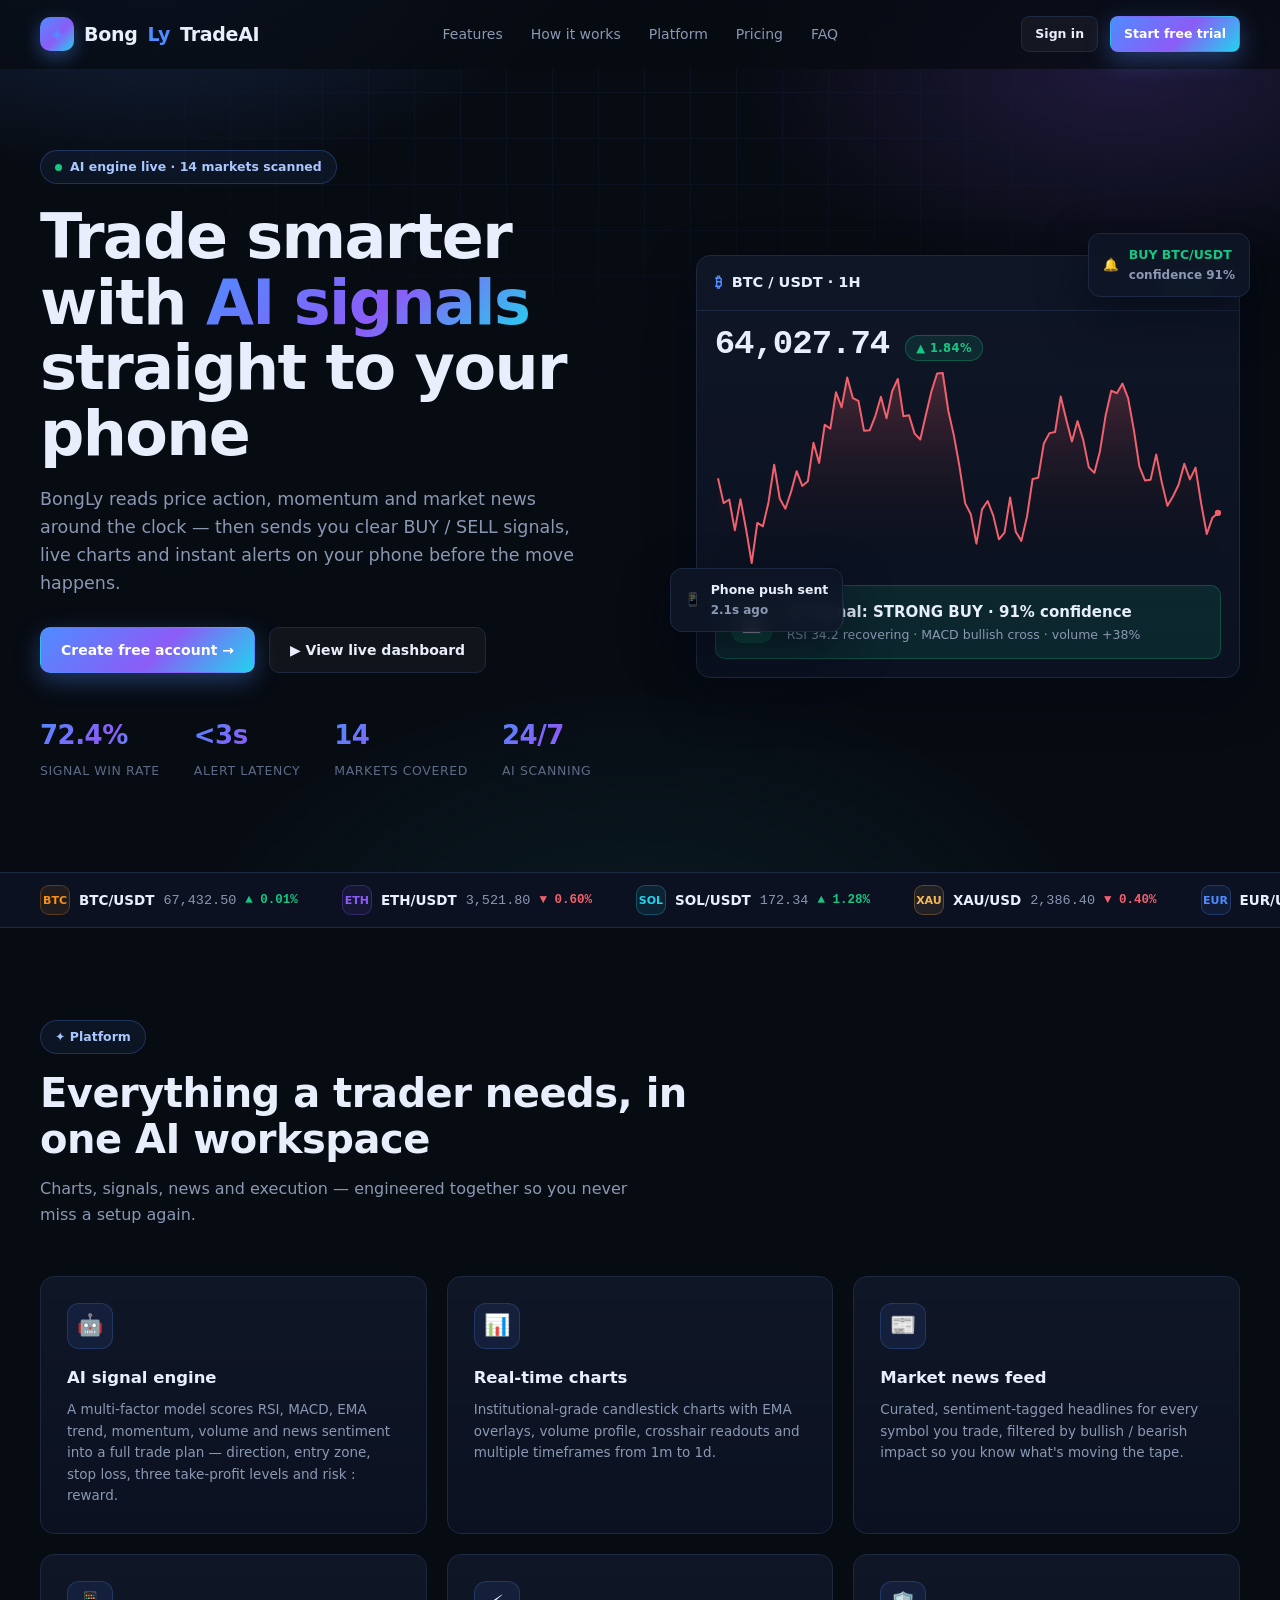
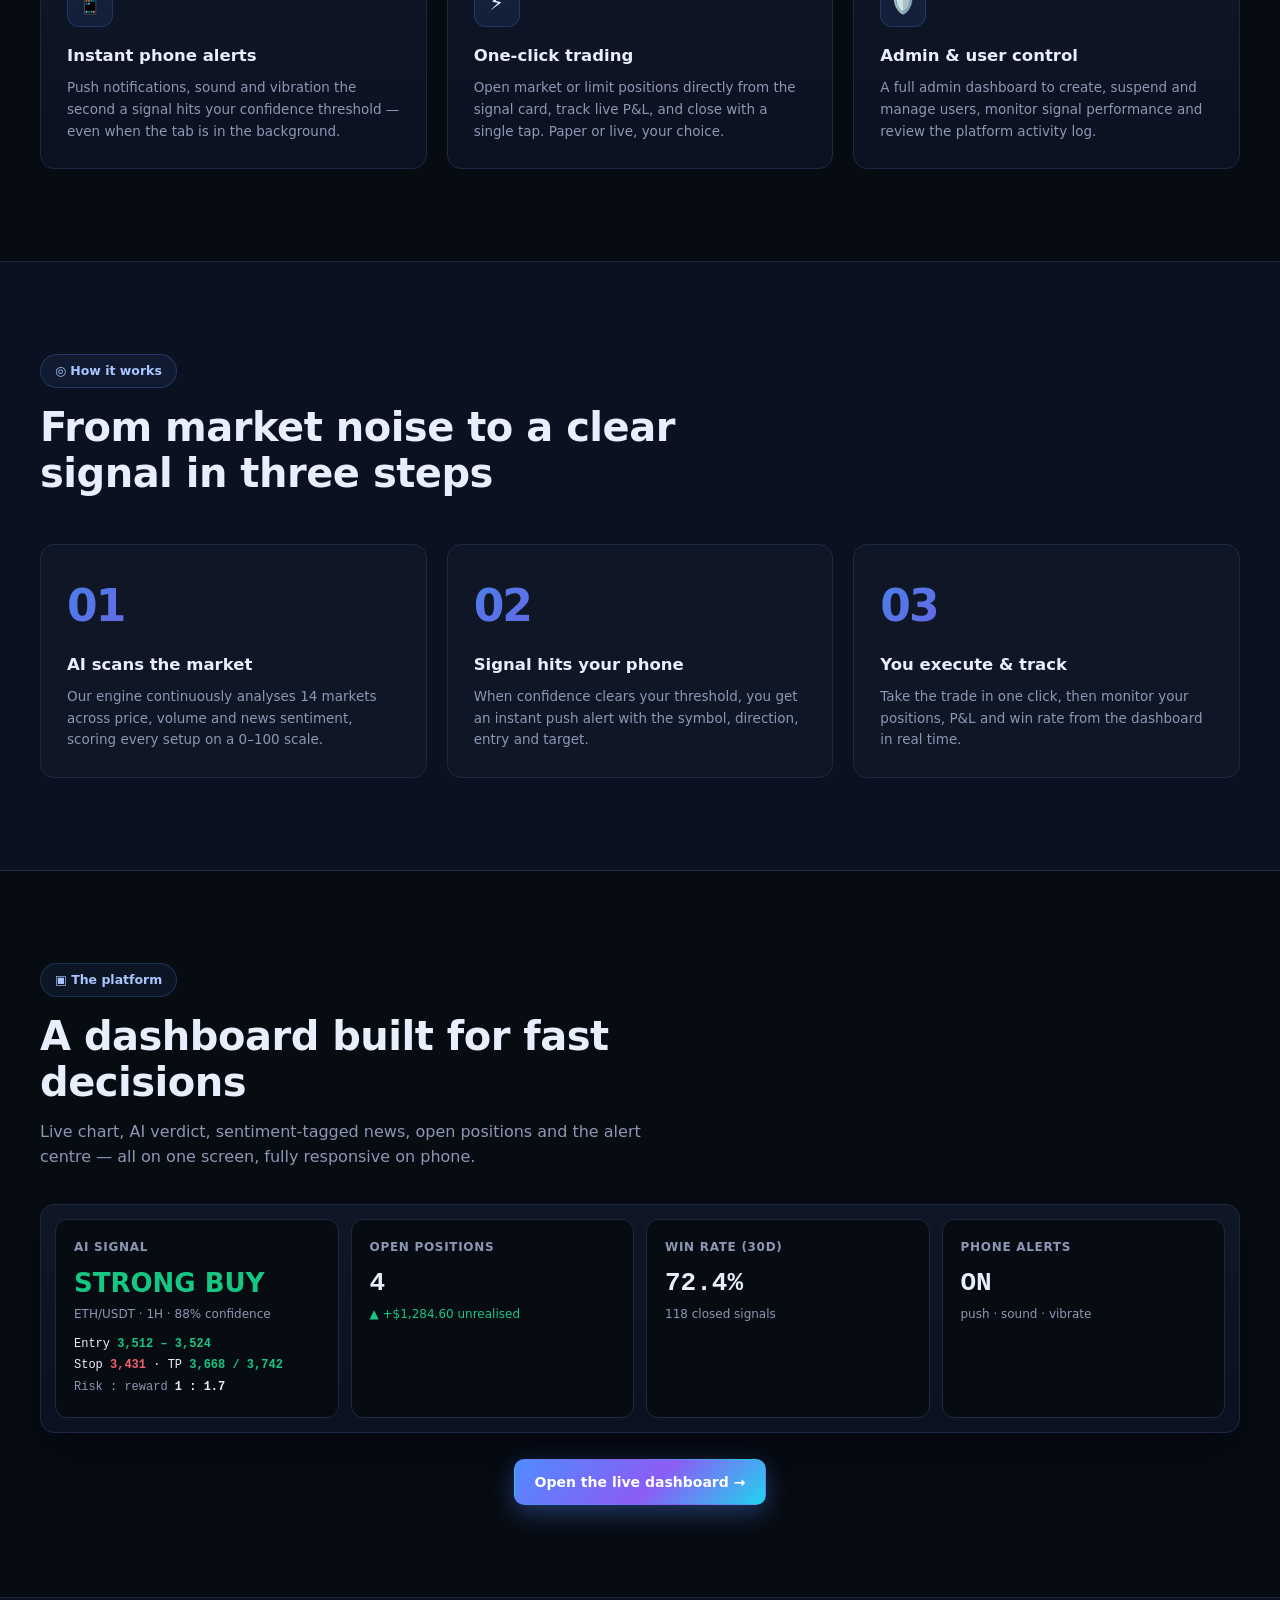
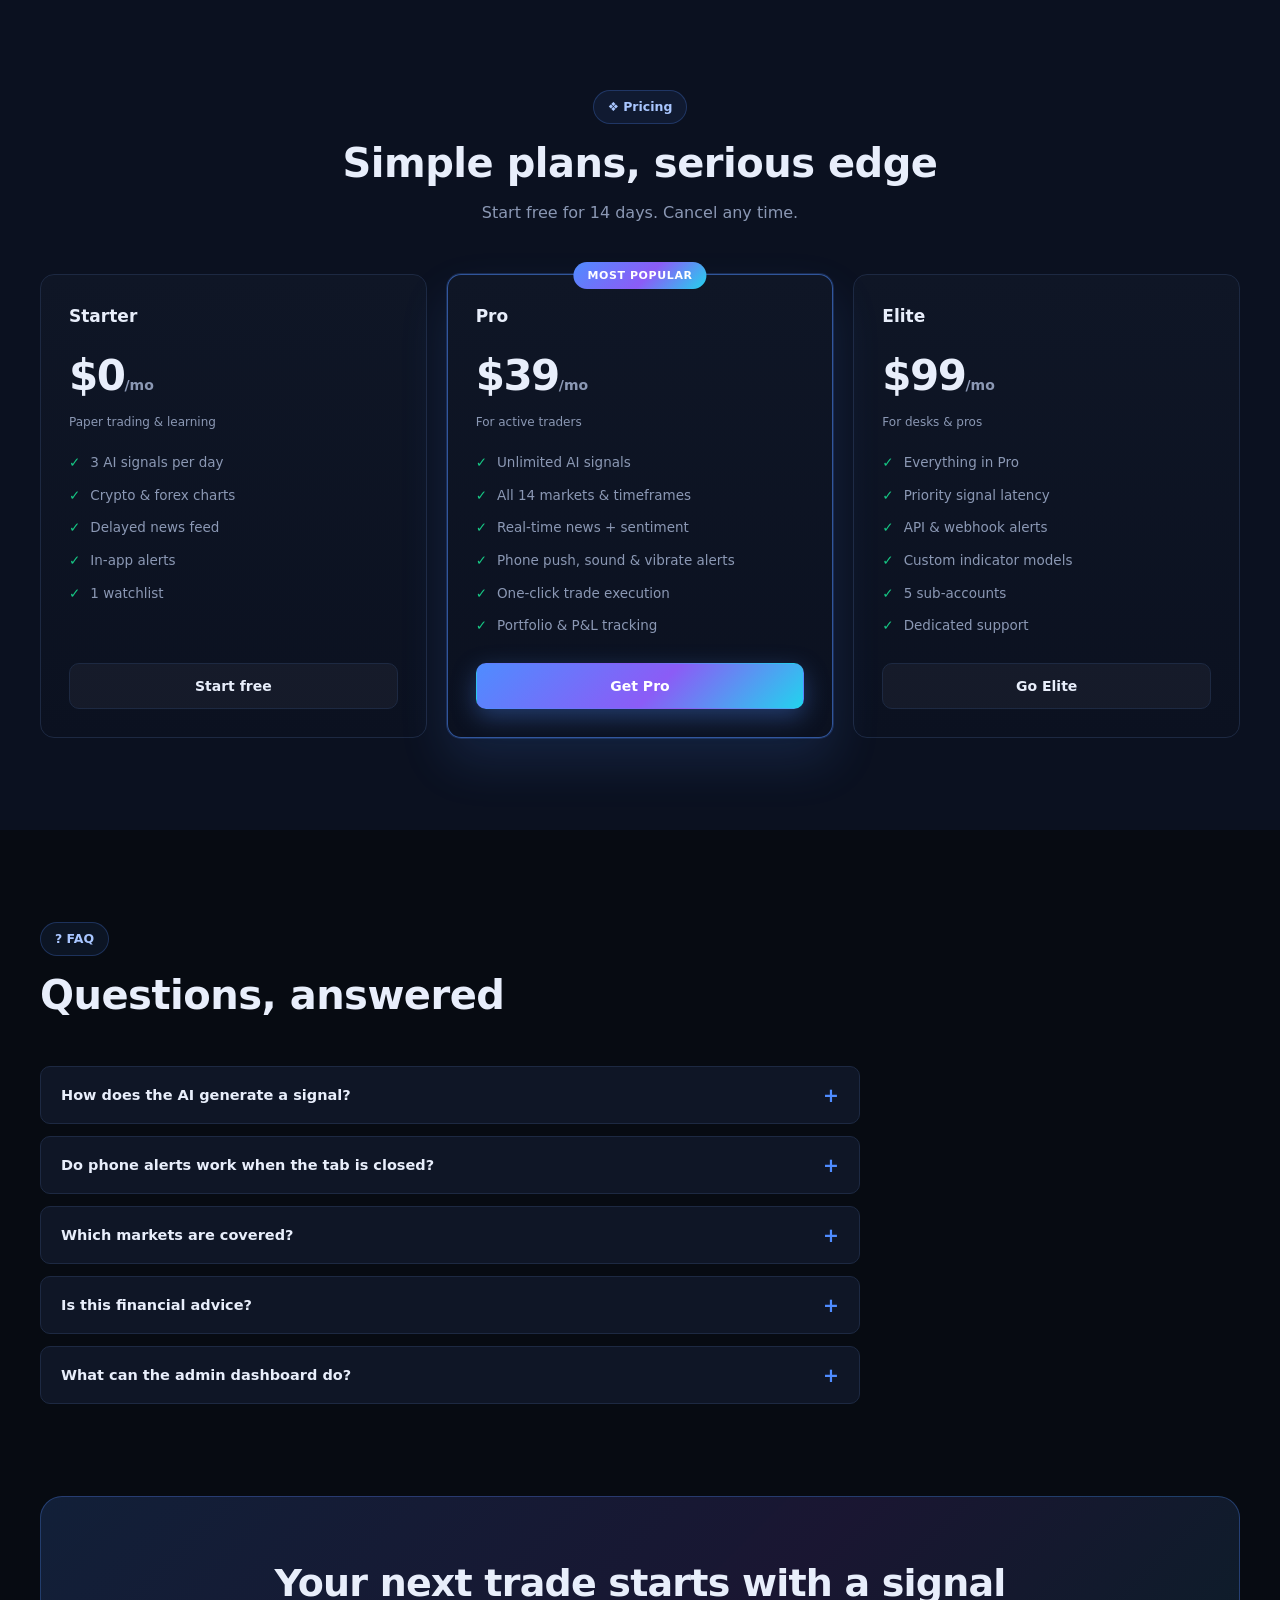
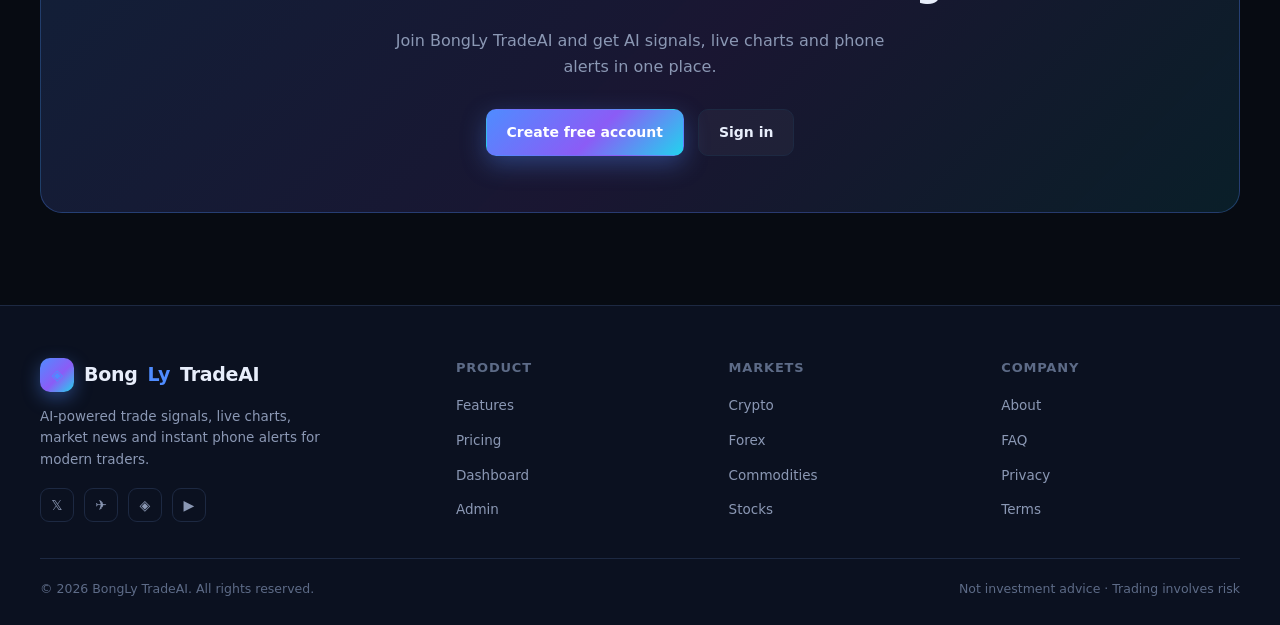
<file: index.html>
<!DOCTYPE html>
<html lang="en">
<head>
<meta charset="UTF-8">
<meta name="viewport" content="width=device-width, initial-scale=1.0">
<title>BongLy TradeAI — AI Trade Signals, Charts, News &amp; Phone Alerts</title>
<meta name="description" content="BongLy TradeAI — AI-powered trading signals, live charts, market news and instant phone alerts for crypto, forex, gold and stocks.">
<link rel="icon" type="image/svg+xml" href="favicon.svg">
<link rel="stylesheet" href="css/style.css">
</head>
<body>

<!-- ===================== NAV ===================== -->
<header class="nav">
  <div class="container nav-inner">
    <a href="index.html" class="logo"><span class="logo-mark">◈</span>Bong<span>Ly</span> TradeAI</a>
    <nav class="nav-links">
      <a href="#features">Features</a>
      <a href="#how">How it works</a>
      <a href="#preview">Platform</a>
      <a href="#pricing">Pricing</a>
      <a href="#faq">FAQ</a>
    </nav>
    <div class="nav-actions">
      <a href="login.html" class="btn btn-ghost btn-sm">Sign in</a>
      <a href="login.html#signup" class="btn btn-primary btn-sm">Start free trial</a>
      <button class="nav-burger" aria-label="Menu">☰</button>
    </div>
  </div>
</header>

<!-- ===================== HERO ===================== -->
<section class="hero">
  <div class="hero-bg"></div>
  <div class="hero-grid-lines"></div>
  <div class="container hero-inner">
    <div>
      <span class="pill"><span class="dot"></span> AI engine live · 14 markets scanned</span>
      <h1>Trade smarter with <span class="grad-text">AI signals</span> straight to your phone</h1>
      <p class="lead">BongLy reads price action, momentum and market news around the clock — then sends you clear BUY / SELL signals, live charts and instant alerts on your phone before the move happens.</p>
      <div class="hero-cta">
        <a href="login.html#signup" class="btn btn-primary">Create free account →</a>
        <a href="dashboard.html" class="btn btn-ghost">▶ View live dashboard</a>
      </div>
      <div class="hero-stats">
        <div class="hero-stat"><b class="grad-text">72.4%</b><span>Signal win rate</span></div>
        <div class="hero-stat"><b class="grad-text">&lt;3s</b><span>Alert latency</span></div>
        <div class="hero-stat"><b class="grad-text">14</b><span>Markets covered</span></div>
        <div class="hero-stat"><b class="grad-text">24/7</b><span>AI scanning</span></div>
      </div>
    </div>

    <div class="hero-visual">
      <div class="float-card f1"><span>🔔</span><div><b style="color:var(--green)">BUY BTC/USDT</b><br><span class="tiny muted">confidence 91%</span></div></div>
      <div class="float-card f2"><span>📱</span><div><b>Phone push sent</b><br><span class="tiny muted">2.1s ago</span></div></div>
      <div class="card hero-panel">
        <div class="hero-panel-head">
          <div class="panel-title"><span class="ic">₿</span> BTC / USDT · 1H</div>
          <span class="badge badge-green"><span class="dot"></span>Live</span>
        </div>
        <div class="hero-panel-body">
          <div class="price-head">
            <div class="price-now" id="heroPrice">67,432.50</div>
            <div class="badge badge-green">▲ 1.84%</div>
          </div>
          <div class="hero-chart-wrap"><canvas id="heroChart"></canvas></div>
          <div class="hero-signal">
            <div class="hero-signal-icon">🤖</div>
            <div><b>AI Signal: STRONG BUY · 91% confidence</b><p>RSI 34.2 recovering · MACD bullish cross · volume +38%</p></div>
          </div>
        </div>
      </div>
    </div>
  </div>
</section>

<!-- ===================== TICKER ===================== -->
<div class="ticker-wrap"><div class="container"><div class="ticker"></div></div></div>

<!-- ===================== FEATURES ===================== -->
<section class="section" id="features">
  <div class="container">
    <div class="section-head" data-reveal>
      <span class="pill">✦ Platform</span>
      <h2 class="section-title">Everything a trader needs, in one AI workspace</h2>
      <p class="section-sub">Charts, signals, news and execution — engineered together so you never miss a setup again.</p>
    </div>
    <div class="features-grid">
      <div class="feature" data-reveal><div class="feature-icon">🤖</div><h3>AI signal engine</h3><p>A multi-factor model scores RSI, MACD, EMA trend, momentum, volume and news sentiment into a full trade plan — direction, entry zone, stop loss, three take-profit levels and risk : reward.</p></div>
      <div class="feature" data-reveal><div class="feature-icon">📊</div><h3>Real-time charts</h3><p>Institutional-grade candlestick charts with EMA overlays, volume profile, crosshair readouts and multiple timeframes from 1m to 1d.</p></div>
      <div class="feature" data-reveal><div class="feature-icon">📰</div><h3>Market news feed</h3><p>Curated, sentiment-tagged headlines for every symbol you trade, filtered by bullish / bearish impact so you know what's moving the tape.</p></div>
      <div class="feature" data-reveal><div class="feature-icon">📱</div><h3>Instant phone alerts</h3><p>Push notifications, sound and vibration the second a signal hits your confidence threshold — even when the tab is in the background.</p></div>
      <div class="feature" data-reveal><div class="feature-icon">⚡</div><h3>One-click trading</h3><p>Open market or limit positions directly from the signal card, track live P&amp;L, and close with a single tap. Paper or live, your choice.</p></div>
      <div class="feature" data-reveal><div class="feature-icon">🛡️</div><h3>Admin &amp; user control</h3><p>A full admin dashboard to create, suspend and manage users, monitor signal performance and review the platform activity log.</p></div>
    </div>
  </div>
</section>

<!-- ===================== HOW IT WORKS ===================== -->
<section class="section" id="how" style="background:var(--bg-2);border-top:1px solid var(--line);border-bottom:1px solid var(--line)">
  <div class="container">
    <div class="section-head" data-reveal>
      <span class="pill">◎ How it works</span>
      <h2 class="section-title">From market noise to a clear signal in three steps</h2>
    </div>
    <div class="steps">
      <div class="step" data-reveal><h3>AI scans the market</h3><p>Our engine continuously analyses 14 markets across price, volume and news sentiment, scoring every setup on a 0–100 scale.</p></div>
      <div class="step" data-reveal><h3>Signal hits your phone</h3><p>When confidence clears your threshold, you get an instant push alert with the symbol, direction, entry and target.</p></div>
      <div class="step" data-reveal><h3>You execute &amp; track</h3><p>Take the trade in one click, then monitor your positions, P&amp;L and win rate from the dashboard in real time.</p></div>
    </div>
  </div>
</section>

<!-- ===================== PLATFORM PREVIEW ===================== -->
<section class="section" id="preview">
  <div class="container">
    <div class="section-head" data-reveal style="margin-bottom:34px">
      <span class="pill">▣ The platform</span>
      <h2 class="section-title">A dashboard built for fast decisions</h2>
      <p class="section-sub">Live chart, AI verdict, sentiment-tagged news, open positions and the alert centre — all on one screen, fully responsive on phone.</p>
    </div>
    <div class="card" data-reveal style="padding:14px">
      <div style="display:grid;grid-template-columns:repeat(auto-fit,minmax(190px,1fr));gap:12px">
        <div style="padding:18px;border-radius:12px;background:var(--bg);border:1px solid var(--line)">
          <div class="tiny muted" style="text-transform:uppercase;letter-spacing:.7px;font-weight:700">AI Signal</div>
          <div style="font-size:26px;font-weight:800;color:var(--green);margin-top:6px">STRONG BUY</div>
          <div class="tiny muted">ETH/USDT · 1H · 88% confidence</div>
          <div class="tiny mono" style="margin-top:10px;line-height:1.8">
            Entry <b class="up">3,512 – 3,524</b><br>
            Stop <b class="down">3,431</b> · TP <b class="up">3,668 / 3,742</b><br>
            <span class="muted">Risk : reward</span> <b>1 : 1.7</b>
          </div>
        </div>
        <div style="padding:18px;border-radius:12px;background:var(--bg);border:1px solid var(--line)">
          <div class="tiny muted" style="text-transform:uppercase;letter-spacing:.7px;font-weight:700">Open positions</div>
          <div style="font-size:26px;font-weight:800;margin-top:6px" class="mono">4</div>
          <div class="tiny up">▲ +$1,284.60 unrealised</div>
        </div>
        <div style="padding:18px;border-radius:12px;background:var(--bg);border:1px solid var(--line)">
          <div class="tiny muted" style="text-transform:uppercase;letter-spacing:.7px;font-weight:700">Win rate (30d)</div>
          <div style="font-size:26px;font-weight:800;margin-top:6px" class="mono">72.4%</div>
          <div class="tiny muted">118 closed signals</div>
        </div>
        <div style="padding:18px;border-radius:12px;background:var(--bg);border:1px solid var(--line)">
          <div class="tiny muted" style="text-transform:uppercase;letter-spacing:.7px;font-weight:700">Phone alerts</div>
          <div style="font-size:26px;font-weight:800;margin-top:6px" class="mono">ON</div>
          <div class="tiny muted">push · sound · vibrate</div>
        </div>
      </div>
    </div>
    <div class="center" style="margin-top:26px" data-reveal>
      <a href="dashboard.html" class="btn btn-primary">Open the live dashboard →</a>
    </div>
  </div>
</section>

<!-- ===================== PRICING ===================== -->
<section class="section" id="pricing" style="background:var(--bg-2);border-top:1px solid var(--line)">
  <div class="container">
    <div class="section-head center" style="margin:0 auto 48px" data-reveal>
      <span class="pill">❖ Pricing</span>
      <h2 class="section-title">Simple plans, serious edge</h2>
      <p class="section-sub" style="margin:14px auto 0">Start free for 14 days. Cancel any time.</p>
    </div>
    <div class="pricing-grid">
      <div class="plan" data-reveal>
        <h3>Starter</h3>
        <div class="price">$0<small>/mo</small></div>
        <p class="tiny muted">Paper trading &amp; learning</p>
        <ul><li>3 AI signals per day</li><li>Crypto &amp; forex charts</li><li>Delayed news feed</li><li>In-app alerts</li><li>1 watchlist</li></ul>
        <a href="login.html#signup" class="btn btn-ghost">Start free</a>
      </div>
      <div class="plan popular" data-reveal>
        <h3>Pro</h3>
        <div class="price">$39<small>/mo</small></div>
        <p class="tiny muted">For active traders</p>
        <ul><li>Unlimited AI signals</li><li>All 14 markets &amp; timeframes</li><li>Real-time news + sentiment</li><li>Phone push, sound &amp; vibrate alerts</li><li>One-click trade execution</li><li>Portfolio &amp; P&amp;L tracking</li></ul>
        <a href="login.html#signup" class="btn btn-primary">Get Pro</a>
      </div>
      <div class="plan" data-reveal>
        <h3>Elite</h3>
        <div class="price">$99<small>/mo</small></div>
        <p class="tiny muted">For desks &amp; pros</p>
        <ul><li>Everything in Pro</li><li>Priority signal latency</li><li>API &amp; webhook alerts</li><li>Custom indicator models</li><li>5 sub-accounts</li><li>Dedicated support</li></ul>
        <a href="login.html#signup" class="btn btn-ghost">Go Elite</a>
      </div>
    </div>
  </div>
</section>

<!-- ===================== FAQ ===================== -->
<section class="section" id="faq">
  <div class="container">
    <div class="section-head" data-reveal>
      <span class="pill">? FAQ</span>
      <h2 class="section-title">Questions, answered</h2>
    </div>
    <div class="faq">
      <div class="faq-item" data-reveal><button class="faq-q">How does the AI generate a signal? <i>+</i></button><div class="faq-a"><p>The engine scores six factors — RSI, MACD, EMA trend cross, 10-candle momentum, relative volume and news sentiment — and blends them into a 0–100 score. 53–62 is a BUY, 63+ a STRONG BUY, and mirrored on the downside. The confidence figure reflects how strongly the factors agree.</p></div></div>
      <div class="faq-item" data-reveal><button class="faq-q">Do phone alerts work when the tab is closed? <i>+</i></button><div class="faq-a"><p>Yes — once you allow browser notifications, signals are delivered as system push notifications on desktop and mobile, with an optional sound and vibration pattern. On Elite, signals can also be pushed to Telegram or your own webhook.</p></div></div>
      <div class="faq-item" data-reveal><button class="faq-q">Which markets are covered? <i>+</i></button><div class="faq-a"><p>Crypto (BTC, ETH, SOL), forex majors and crosses (EUR/USD, GBP/JPY), commodities (Gold, WTI crude) and US equities (AAPL, NVDA, TSLA) — with more added every month.</p></div></div>
      <div class="faq-item" data-reveal><button class="faq-q">Is this financial advice? <i>+</i></button><div class="faq-a"><p>No. BongLy is a research and execution tool. Signals are model output, not investment advice, and trading carries risk of loss. Always manage your own risk.</p></div></div>
      <div class="faq-item" data-reveal><button class="faq-q">What can the admin dashboard do? <i>+</i></button><div class="faq-a"><p>Admins can create, edit, suspend and delete user accounts, assign plans and roles, monitor platform statistics (users, alerts, win rate) and review a full activity log of admin actions.</p></div></div>
    </div>
  </div>
</section>

<!-- ===================== CTA ===================== -->
<section class="section" style="padding-top:0">
  <div class="container">
    <div class="cta-band" data-reveal>
      <h2>Your next trade starts with a signal</h2>
      <p>Join BongLy TradeAI and get AI signals, live charts and phone alerts in one place.</p>
      <div class="hero-cta">
        <a href="login.html#signup" class="btn btn-primary">Create free account</a>
        <a href="login.html" class="btn btn-ghost">Sign in</a>
      </div>
    </div>
  </div>
</section>

<!-- ===================== FOOTER ===================== -->
<footer class="footer">
  <div class="container">
    <div class="footer-grid">
      <div class="footer-about">
        <a href="index.html" class="logo"><span class="logo-mark">◈</span>Bong<span>Ly</span> TradeAI</a>
        <p>AI-powered trade signals, live charts, market news and instant phone alerts for modern traders.</p>
        <div class="socials"><a href="#" aria-label="X">𝕏</a><a href="#" aria-label="Telegram">✈</a><a href="#" aria-label="Discord">◈</a><a href="#" aria-label="YouTube">▶</a></div>
      </div>
      <div><h4>Product</h4><ul><li><a href="#features">Features</a></li><li><a href="#pricing">Pricing</a></li><li><a href="dashboard.html">Dashboard</a></li><li><a href="admin.html">Admin</a></li></ul></div>
      <div><h4>Markets</h4><ul><li><a href="#">Crypto</a></li><li><a href="#">Forex</a></li><li><a href="#">Commodities</a></li><li><a href="#">Stocks</a></li></ul></div>
      <div><h4>Company</h4><ul><li><a href="#">About</a></li><li><a href="#faq">FAQ</a></li><li><a href="#">Privacy</a></li><li><a href="#">Terms</a></li></ul></div>
    </div>
    <div class="footer-bottom">
      <span>© <span data-year></span> BongLy TradeAI. All rights reserved.</span>
      <span>Not investment advice · Trading involves risk</span>
    </div>
  </div>
</footer>

<script src="js/data.js"></script>
<script src="js/landing.js"></script>
</body>
</html>
</file>
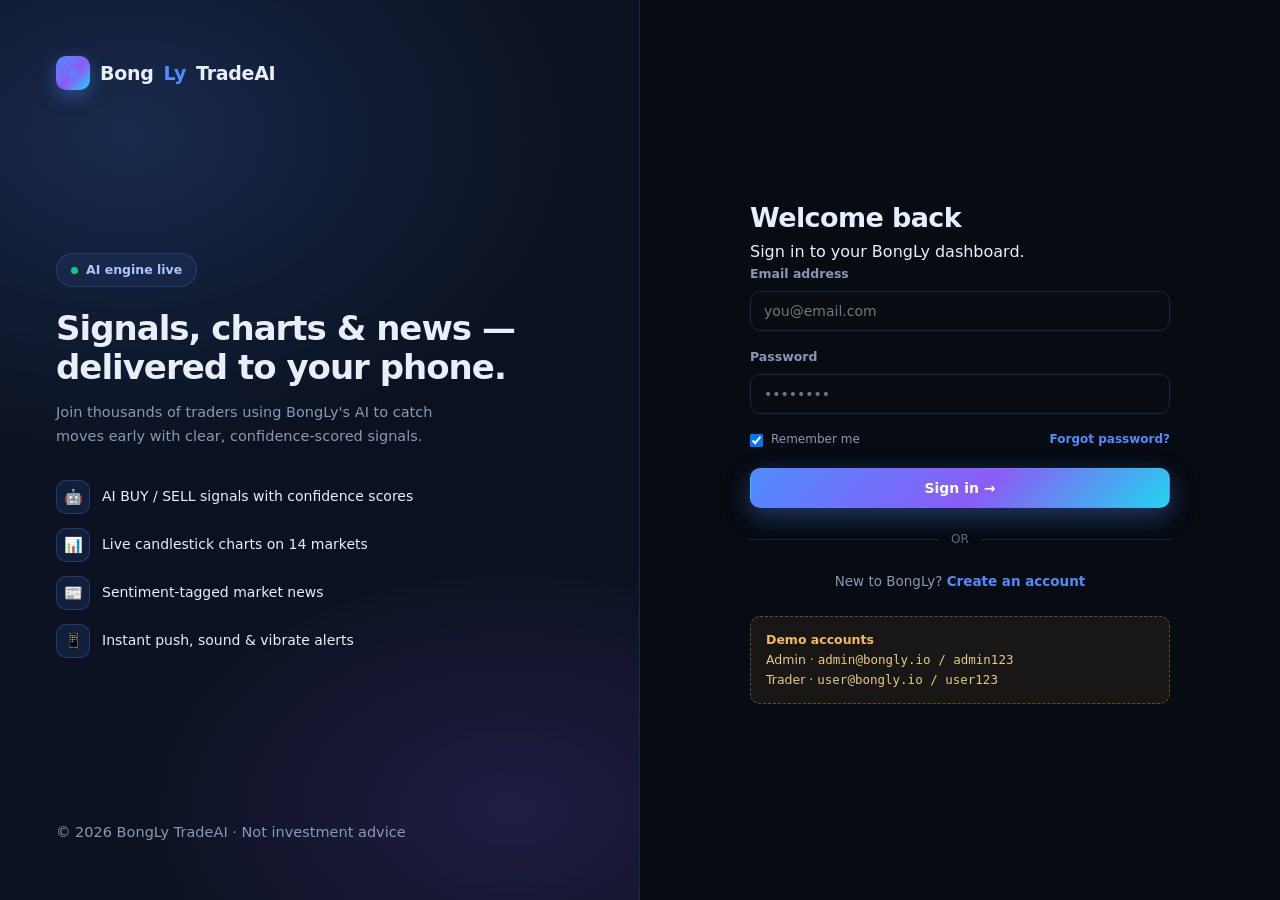
<file: admin.html>
<!DOCTYPE html>
<html lang="en">
<head>
<meta charset="UTF-8">
<meta name="viewport" content="width=device-width, initial-scale=1.0">
<title>Admin — BongLy TradeAI</title>
<link rel="icon" type="image/svg+xml" href="favicon.svg">
<link rel="stylesheet" href="css/style.css">
</head>
<body>
<div class="app">

  <!-- ===================== SIDEBAR ===================== -->
  <aside class="sidebar" id="sidebar">
    <div class="side-brand"><span class="logo-mark">◈</span>Bong<span style="color:var(--blue)">Ly</span> Admin</div>
    <div class="side-label">Management</div>
    <a href="#sec-overview" class="side-link active"><span class="ic">▦</span> Overview</a>
    <a href="#sec-users" class="side-link"><span class="ic">👥</span> Users</a>
    <a href="#sec-create" class="side-link"><span class="ic">➕</span> Create user</a>
    <a href="#sec-perf" class="side-link"><span class="ic">🤖</span> Signal performance</a>
    <a href="#sec-plans" class="side-link"><span class="ic">💳</span> Subscriptions</a>
    <a href="#sec-logs" class="side-link"><span class="ic">🧾</span> Activity log</a>
    <div class="side-label">Platform</div>
    <a href="dashboard.html" class="side-link"><span class="ic">📈</span> My dashboard</a>
    <a href="index.html" class="side-link"><span class="ic">🌐</span> View website</a>
    <div class="side-foot">
      <div class="flex gap-12 items-center">
        <div class="avatar" id="sideAvatar">A</div>
        <div style="min-width:0"><b style="font-size:13px;display:block" id="sideName">Admin</b><span class="tiny muted">Administrator</span></div>
      </div>
      <button class="btn btn-ghost btn-sm btn-block mt-16" id="logoutBtn">Sign out</button>
    </div>
  </aside>
  <div class="side-scrim" id="scrim"></div>

  <!-- ===================== MAIN ===================== -->
  <div class="main">
    <header class="topbar">
      <button class="icon-btn" id="menuBtn" aria-label="Menu">☰</button>
      <div class="search"><span class="ic">🔍</span><input type="text" id="adminSearch" placeholder="Search users by name, email or plan"></div>
      <div class="grow"></div>
      <span class="badge badge-violet">🛡️ Admin mode</span>
      <div class="user-chip">
        <div class="avatar" id="topAvatar">A</div>
        <div class="meta"><b id="topName">Admin</b><span id="topEmail">admin@bongly.io</span></div>
      </div>
    </header>

    <main class="content">

      <div class="page-head" id="sec-overview">
        <div>
          <h1>Admin overview</h1>
          <p>Platform performance, users and AI signal activity · <span id="clockNow"></span></p>
        </div>
        <div class="flex gap-8">
          <button class="btn btn-ghost btn-sm" id="exportBtn">⬇ Export users (JSON)</button>
          <button class="btn btn-primary btn-sm" id="newUserBtn">➕ Create user</button>
        </div>
      </div>

      <!-- STATS -->
      <div class="stat-grid auto">
        <div class="stat"><span class="ic">👥</span><span>Total users</span><b id="statUsers">0</b><small class="up" id="statUsersSub">+0 this month</small></div>
        <div class="stat"><span class="ic">✅</span><span>Active accounts</span><b id="statActive">0</b><small class="muted" id="statSusp">0 suspended</small></div>
        <div class="stat"><span class="ic">🔔</span><span>Alerts delivered</span><b id="statAlerts">0</b><small class="muted">push · sound · vibrate</small></div>
        <div class="stat"><span class="ic">💰</span><span>Platform MRR</span><b id="statMrr">$0</b><small class="up">recurring revenue</small></div>
        <div class="stat"><span class="ic">🤖</span><span>AI signals</span><b id="statSignals">0</b><small class="muted" id="statSignalsSub">0 live</small></div>
        <div class="stat"><span class="ic">🎯</span><span>Signal win rate</span><b id="statSigWin">—</b><small class="muted" id="statSigWinSub">no closed signals yet</small></div>
      </div>

      <div class="dash-grid">
        <div class="dash-col">

          <!-- USERS TABLE -->
          <section class="card" id="sec-users">
            <div class="panel-head">
              <div class="panel-title"><span class="ic">👥</span> Users</div>
              <div class="flex gap-8">
                <div class="seg" id="roleFilter">
                  <button data-r="all" class="active">All</button>
                  <button data-r="admin">Admins</button>
                  <button data-r="user">Traders</button>
                </div>
                <select id="statusFilter" class="btn btn-ghost btn-sm" style="padding:7px 10px">
                  <option value="all">Any status</option>
                  <option value="active">Active</option>
                  <option value="suspended">Suspended</option>
                </select>
              </div>
            </div>
            <div class="table-wrap" id="usersTable"></div>
          </section>

          <!-- CREATE USER -->
          <section class="card" id="sec-create">
            <div class="panel-head"><div class="panel-title"><span class="ic">➕</span> Create a new user</div></div>
            <div class="panel-body">
              <form id="createUserForm" novalidate>
                <div class="field-row">
                  <div class="field"><label>Full name</label><input type="text" id="cu-name" placeholder="Jane Doe" required></div>
                  <div class="field"><label>Email address</label><input type="email" id="cu-email" placeholder="jane@email.com" required></div>
                </div>
                <div class="field-row">
                  <div class="field"><label>Password</label><input type="text" id="cu-pass" placeholder="Min. 6 characters" required></div>
                  <div class="field"><label>Confirm password</label><input type="text" id="cu-pass2" placeholder="Repeat password" required></div>
                </div>
                <div class="field-row">
                  <div class="field"><label>Role</label><select id="cu-role"><option value="user">Trader</option><option value="admin">Administrator</option></select></div>
                  <div class="field"><label>Plan</label><select id="cu-plan"><option>Starter</option><option selected>Pro</option><option>Elite</option></select></div>
                </div>
                <div class="field-row">
                  <div class="field"><label>Starting balance (USD)</label><input type="number" id="cu-balance" value="10000" min="0" step="100"></div>
                  <div class="field"><label>Status</label><select id="cu-status"><option value="active">Active</option><option value="suspended">Suspended</option></select></div>
                </div>
                <div class="flex gap-8 mt-16" style="flex-wrap:wrap">
                  <button type="submit" class="btn btn-primary">➕ Create user</button>
                  <button type="button" class="btn btn-ghost" id="genPassBtn">🎲 Generate password</button>
                  <button type="reset" class="btn btn-ghost">Reset</button>
                </div>
              </form>
            </div>
          </section>

          <!-- SIGNAL PERFORMANCE -->
          <section class="card" id="sec-perf">
            <div class="panel-head">
              <div class="panel-title"><span class="ic">🤖</span> AI signal performance</div>
              <span class="tiny muted">entry · stop · 3 targets · R:R tracked live</span>
            </div>
            <div class="table-wrap" id="perfTable"></div>
          </section>

          <!-- PLANS -->
          <section class="card" id="sec-plans">
            <div class="panel-head"><div class="panel-title"><span class="ic">💳</span> Subscription breakdown</div></div>
            <div class="table-wrap" id="plansTable"></div>
          </section>
        </div>

        <div class="dash-col">
          <!-- GROWTH CHART -->
          <section class="card">
            <div class="panel-head"><div class="panel-title"><span class="ic">📈</span> New users · last 7 months</div></div>
            <div class="panel-body">
              <div style="height:190px"><canvas id="growthChart" style="width:100%;height:100%"></canvas></div>
              <div class="stat-grid mt-16" style="grid-template-columns:1fr 1fr">
                <div class="stat" style="padding:13px 15px"><span>Retention</span><b style="font-size:20px">91%</b></div>
                <div class="stat" style="padding:13px 15px"><span>Churn</span><b style="font-size:20px">2.1%</b></div>
              </div>
            </div>
          </section>

          <!-- ACTIVITY LOG -->
          <section class="card" id="sec-logs">
            <div class="panel-head"><div class="panel-title"><span class="ic">🧾</span> Activity log</div><button class="btn btn-ghost btn-sm" id="clearLogs">Clear</button></div>
            <div class="panel-body"><div class="alert-log" id="logList" style="max-height:340px"></div></div>
          </section>

          <!-- SYSTEM -->
          <section class="card">
            <div class="panel-head"><div class="panel-title"><span class="ic">🖥️</span> System status</div></div>
            <div class="panel-body">
              <div class="toggle-row"><div class="txt"><b>AI signal engine</b><span>14 markets · 24/7 scan</span></div><span class="status-dot on">operational</span></div>
              <div class="toggle-row"><div class="txt"><b>Push delivery</b><span>avg. latency 2.1s</span></div><span class="status-dot on">operational</span></div>
              <div class="toggle-row"><div class="txt"><b>News feed</b><span>Reuters, Bloomberg, CoinDesk</span></div><span class="status-dot on">operational</span></div>
              <div class="toggle-row"><div class="txt"><b>Chart streaming</b><span>WebSocket cluster eu-west-1</span></div><span class="status-dot on">operational</span></div>
            </div>
          </section>
        </div>
      </div>
    </main>
  </div>

  <!-- MOBILE NAV -->
  <nav class="mobile-nav">
    <a href="#sec-overview" class="active"><span class="ic">▦</span>Home</a>
    <a href="#sec-users"><span class="ic">👥</span>Users</a>
    <a href="#sec-create"><span class="ic">➕</span>Create</a>
    <a href="#sec-plans"><span class="ic">💳</span>Plans</a>
    <a href="#sec-logs"><span class="ic">🧾</span>Logs</a>
  </nav>
</div>

<!-- ===================== EDIT USER MODAL ===================== -->
<div class="modal-backdrop" id="editModal">
  <div class="modal">
    <div class="modal-head"><h3>Edit user</h3><button class="icon-btn" id="closeModal">✕</button></div>
    <div class="modal-body">
      <div class="field"><label>Full name</label><input type="text" id="ed-name"></div>
      <div class="field"><label>Email</label><input type="email" id="ed-email"></div>
      <div class="field"><label>Password</label><input type="text" id="ed-pass"></div>
      <div class="field-row">
        <div class="field"><label>Role</label><select id="ed-role"><option value="user">Trader</option><option value="admin">Administrator</option></select></div>
        <div class="field"><label>Plan</label><select id="ed-plan"><option>Starter</option><option>Pro</option><option>Elite</option></select></div>
      </div>
      <div class="field-row">
        <div class="field"><label>Balance (USD)</label><input type="number" id="ed-balance" step="100"></div>
        <div class="field"><label>Status</label><select id="ed-status"><option value="active">Active</option><option value="suspended">Suspended</option></select></div>
      </div>
    </div>
    <div class="modal-foot">
      <button class="btn btn-ghost" id="cancelModal">Cancel</button>
      <button class="btn btn-primary" id="saveUserBtn">Save changes</button>
    </div>
  </div>
</div>

<script src="js/data.js"></script>
<script src="js/admin.js"></script>
</body>
</html>
</file>
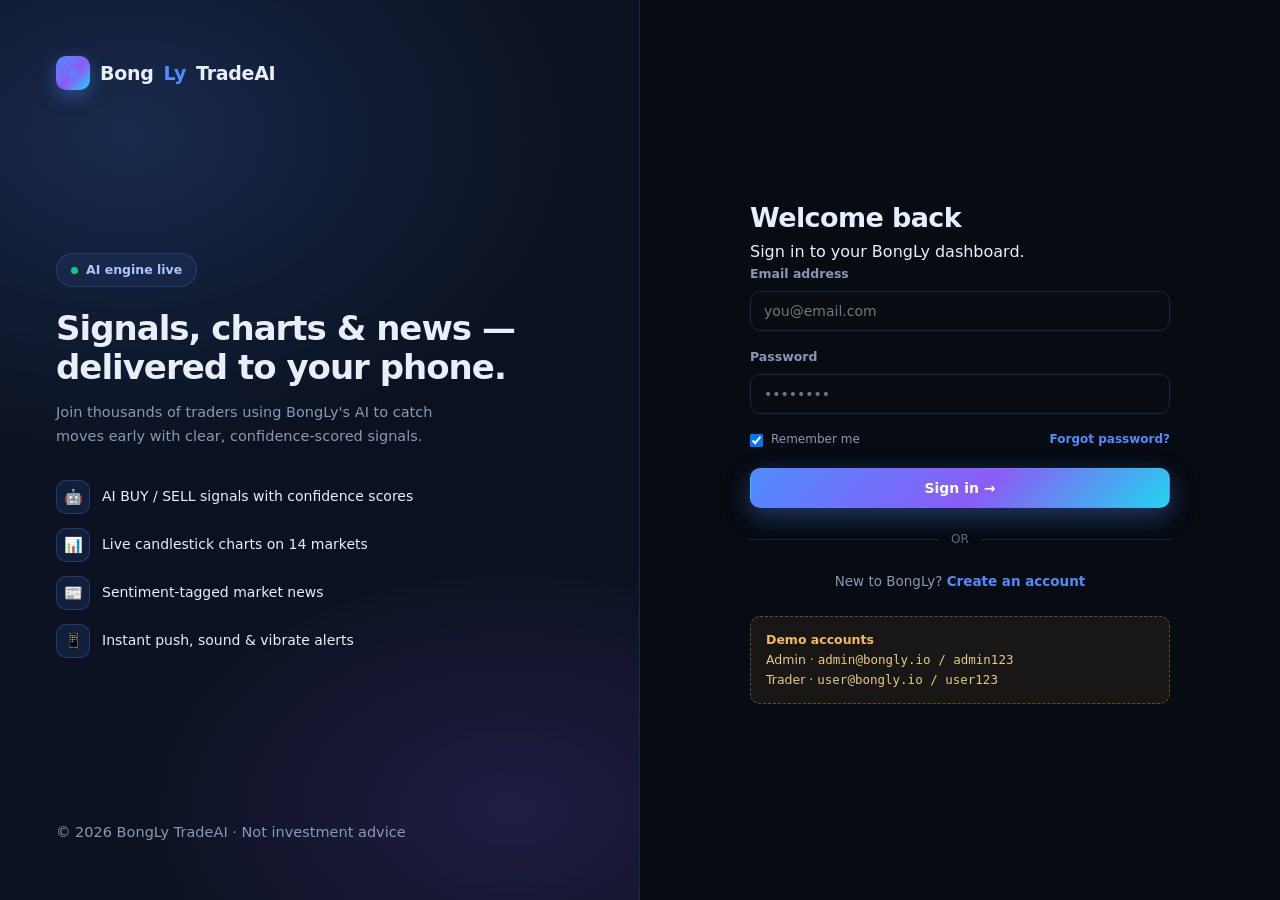
<file: dashboard.html>
<!DOCTYPE html>
<html lang="en">
<head>
<meta charset="UTF-8">
<meta name="viewport" content="width=device-width, initial-scale=1.0">
<title>Dashboard — BongLy TradeAI</title>
<link rel="icon" type="image/svg+xml" href="favicon.svg">
<link rel="stylesheet" href="css/style.css">
</head>
<body>
<div class="app">

  <!-- ===================== SIDEBAR ===================== -->
  <aside class="sidebar" id="sidebar">
    <div class="side-brand"><span class="logo-mark">◈</span>Bong<span style="color:var(--blue)">Ly</span></div>
    <div class="side-label">Trading</div>
    <a href="#sec-overview" class="side-link active"><span class="ic">▦</span> Overview</a>
    <a href="#sec-signal" class="side-link"><span class="ic">🤖</span> AI Signals</a>
    <a href="#sec-board" class="side-link"><span class="ic">🗂️</span> Signal board</a>
    <a href="#sec-chart" class="side-link"><span class="ic">📈</span> Chart</a>
    <a href="#sec-trade" class="side-link"><span class="ic">⚡</span> Trade</a>
    <a href="#sec-news" class="side-link"><span class="ic">📰</span> News</a>
    <div class="side-label">Account</div>
    <a href="#sec-alerts" class="side-link"><span class="ic">🔔</span> Phone Alerts <span class="tag" id="alertBadge">ON</span></a>
    <a href="#sec-settings" class="side-link"><span class="ic">⚙️</span> Settings</a>
    <a href="admin.html" class="side-link hidden" id="adminLink"><span class="ic">🛡️</span> Admin panel</a>
    <div class="side-foot">
      <div class="flex gap-12 items-center">
        <div class="avatar" id="sideAvatar">A</div>
        <div style="min-width:0"><b style="font-size:13px;display:block" id="sideName">Trader</b><span class="tiny muted" id="sidePlan">Pro plan</span></div>
      </div>
      <button class="btn btn-ghost btn-sm btn-block mt-16" id="logoutBtn">Sign out</button>
    </div>
  </aside>
  <div class="side-scrim" id="scrim"></div>

  <!-- ===================== MAIN ===================== -->
  <div class="main">
    <header class="topbar">
      <button class="icon-btn" id="menuBtn" aria-label="Menu">☰</button>
      <div class="search">
        <span class="ic">🔍</span>
        <input type="text" id="globalSearch" placeholder="Search markets (BTC, ETH, XAU, NVDA…)">
      </div>
      <div class="grow"></div>
      <button class="icon-btn" id="bellBtn" aria-label="Alerts"><span>🔔</span><span class="count" id="bellCount">0</span></button>
      <button class="btn btn-ghost btn-sm hidden" id="pushBtn">🔔 Enable phone alerts</button>
      <div class="user-chip">
        <div class="avatar" id="topAvatar">A</div>
        <div class="meta"><b id="topName">Trader</b><span id="topEmail">user@bongly.io</span></div>
      </div>
    </header>

    <main class="content">

      <!-- OVERVIEW -->
      <div class="page-head" id="sec-overview">
        <div>
          <h1 id="greeting">Good day, Trader 👋</h1>
          <p id="subLine">AI engine scanning 14 markets · <span id="clockNow"></span></p>
        </div>
        <div class="flex gap-8">
          <button class="btn btn-ghost btn-sm" id="analyzeBtn2">🤖 Run AI analysis</button>
          <button class="btn btn-primary btn-sm" id="testAlertBtn">📱 Test phone alert</button>
        </div>
      </div>

      <div class="stat-grid">
        <div class="stat"><span class="ic">💰</span><span>Account balance</span><b id="statBalance">$0.00</b><small class="up" id="statBalanceChg">+0.00%</small></div>
        <div class="stat"><span class="ic">📊</span><span>Unrealised P&amp;L</span><b id="statPnl">$0.00</b><small class="muted" id="statPnlSub">across 0 positions</small></div>
        <div class="stat"><span class="ic">🎯</span><span>AI win rate</span><b id="statWinRate">—</b><small class="muted" id="statWinSub">tracking live signals</small></div>
        <div class="stat"><span class="ic">🔔</span><span>Alerts sent</span><b id="statAlerts">0</b><small class="muted">push + sound + vibrate</small></div>
      </div>

      <div class="dash-grid">
        <!-- LEFT COLUMN -->
        <div class="dash-col">

          <!-- CHART -->
          <section class="card" id="sec-chart">
            <div class="panel-head">
              <div class="panel-title"><span class="ic">📈</span> Live chart</div>
              <div class="flex gap-8 items-center" style="flex-wrap:wrap">
                <select id="symbolSelect" class="btn btn-ghost btn-sm" style="padding:7px 10px"></select>
                <div class="seg" id="tfSeg">
                  <button data-tf="15m">15m</button>
                  <button data-tf="1H" class="active">1H</button>
                  <button data-tf="4H">4H</button>
                  <button data-tf="1D">1D</button>
                </div>
              </div>
            </div>
            <div class="panel-body">
              <div class="price-head">
                <div class="price-now" id="chartPrice">—</div>
                <div id="chartChange"></div>
                <div class="grow"></div>
                <div class="price-meta">
                  <div>24h high<b id="stat24h">—</b></div>
                  <div>24h low<b id="stat24l">—</b></div>
                  <div>24h volume<b id="stat24v">—</b></div>
                </div>
              </div>
              <div class="chart-box">
                <canvas id="mainChart" style="width:100%;height:100%"></canvas>
                <div class="chart-tip" id="chartTip"></div>
              </div>
              <div class="flex gap-8 mt-16" style="flex-wrap:wrap">
                <span class="badge badge-muted">EMA 21</span>
                <span class="badge badge-muted">Volume profile</span>
                <span class="badge badge-muted">Crosshair readout</span>
                <span class="badge badge-blue" id="chartUpdated">updated</span>
              </div>
            </div>
          </section>

          <!-- AI SIGNAL -->
          <section class="card ai-panel" id="sec-signal">
            <div class="panel-head">
              <div class="panel-title"><span class="ic">🤖</span> AI signal structure</div>
              <div class="flex gap-8 items-center">
                <span class="badge badge-muted mono" id="sigModel">BongLy-AI v2.4</span>
                <button class="btn btn-primary btn-sm" id="analyzeBtn">🤖 Analyse <span id="analyzeSymbol">BTC/USDT</span></button>
              </div>
            </div>
            <div class="panel-body">
              <div class="ai-verdict hold" id="verdictBox">
                <div class="ai-orb" id="aiOrb">🤖</div>
                <div class="grow">
                  <b id="verdictAction">HOLD</b>
                  <p id="verdictNote">Run an analysis to generate a signal.</p>
                  <div class="flex gap-8 mt-16" style="flex-wrap:wrap">
                    <span class="badge badge-muted" id="sigTf">1H</span>
                    <span class="badge badge-muted" id="sigStrength">neutral</span>
                    <span class="badge badge-muted" id="sigScore">score —</span>
                    <span class="badge badge-muted" id="sigStatus">watching</span>
                  </div>
                </div>
                <div class="center">
                  <div class="tiny muted">confidence</div>
                  <b class="mono" style="font-size:22px" id="confNum">—</b>
                </div>
              </div>
              <div class="conf-bar"><div id="confFill"></div></div>

              <!-- trade plan levels -->
              <div class="levels-grid" id="levelsGrid">
                <div class="level"><span class="tiny muted">Entry zone</span><b class="mono" id="lvEntry">—</b></div>
                <div class="level stop"><span class="tiny muted">Stop loss</span><b class="mono down" id="lvStop">—</b></div>
                <div class="level"><span class="tiny muted">Take profit 1</span><b class="mono up" id="lvT1">—</b></div>
                <div class="level"><span class="tiny muted">Take profit 2</span><b class="mono up" id="lvT2">—</b></div>
                <div class="level"><span class="tiny muted">Take profit 3</span><b class="mono up" id="lvT3">—</b></div>
                <div class="level rr"><span class="tiny muted">Risk : reward</span><b class="mono" id="lvRr">—</b></div>
              </div>

              <div class="ind-list" id="indList"></div>
              <div class="flex gap-8 mt-16" style="flex-wrap:wrap">
                <button class="btn btn-buy btn-sm" id="takeSignalBtn">⚡ Take this signal</button>
                <button class="btn btn-ghost btn-sm" id="alertOnSignalBtn">🔔 Alert me on this symbol</button>
              </div>
            </div>
          </section>

          <!-- TRADE -->
          <section class="card" id="sec-trade">
            <div class="panel-head">
              <div class="panel-title"><span class="ic">⚡</span> Trade</div>
              <span class="badge badge-amber">Paper trading</span>
            </div>
            <div class="panel-body">
              <div class="trade-tabs">
                <button id="buyTab" class="active-buy">BUY / LONG</button>
                <button id="sellTab">SELL / SHORT</button>
              </div>
              <div class="field">
                <label>Symbol</label>
                <select id="tradeSymbol"></select>
              </div>
              <div class="field-row">
                <div class="field">
                  <label>Quantity</label>
                  <input type="number" id="qty" value="0.5" min="0.0001" step="0.0001">
                </div>
                <div class="field">
                  <label>Leverage</label>
                  <select id="leverage">
                    <option>1x</option><option>2x</option><option>5x</option><option selected>10x</option><option>20x</option>
                  </select>
                </div>
              </div>
              <div class="amount-row">
                <button data-pct="25">25%</button><button data-pct="50">50%</button>
                <button data-pct="75">75%</button><button data-pct="100">Max</button>
              </div>
              <div class="order-summary mt-16">
                <div><span class="muted">Order type</span><b id="sumType">Market · Buy</b></div>
                <div><span class="muted">Est. price</span><b id="sumPrice">—</b></div>
                <div><span class="muted">Order value</span><b id="sumValue">—</b></div>
                <div><span class="muted">Margin required</span><b id="sumMargin">—</b></div>
              </div>
              <button class="btn btn-buy btn-block" id="placeOrderBtn">Place buy order</button>
            </div>
          </section>

          <!-- POSITIONS -->
          <section class="card">
            <div class="panel-head">
              <div class="panel-title"><span class="ic">📂</span> Open positions</div>
              <span class="tiny muted" id="posCount">0 open</span>
            </div>
            <div class="table-wrap" id="posTableWrap"></div>
          </section>

          <!-- SIGNAL BOARD -->
          <section class="card" id="sec-board">
            <div class="panel-head">
              <div class="panel-title"><span class="ic">🗂️</span> AI signal board</div>
              <div class="seg" id="boardFilter">
                <button data-f="live" class="active">Live</button>
                <button data-f="all">All</button>
                <button data-f="tp2">Won</button>
                <button data-f="stopped">Lost</button>
              </div>
            </div>
            <div class="table-wrap" id="boardTable"></div>
          </section>
        </div>

        <!-- RIGHT COLUMN -->
        <div class="dash-col">

          <!-- PHONE ALERTS -->
          <section class="card" id="sec-alerts">
            <div class="panel-head">
              <div class="panel-title"><span class="ic">📱</span> Phone alerts</div>
              <span class="badge badge-green" id="pushStatus">enabled</span>
            </div>
            <div class="panel-body">
              <div class="toggle-row">
                <div class="txt"><b>Push notifications</b><span>System alerts on phone &amp; desktop</span></div>
                <label class="switch"><input type="checkbox" id="tgPush"><span class="track"></span></label>
              </div>
              <div class="toggle-row">
                <div class="txt"><b>Sound</b><span>Beep on every signal</span></div>
                <label class="switch"><input type="checkbox" id="tgSound"><span class="track"></span></label>
              </div>
              <div class="toggle-row">
                <div class="txt"><b>Vibration</b><span>Haptic pattern on mobile</span></div>
                <label class="switch"><input type="checkbox" id="tgVib"><span class="track"></span></label>
              </div>
              <div class="toggle-row">
                <div class="txt"><b>SMS backup</b><span>Text if push fails <span class="badge badge-amber">Elite</span></span></div>
                <label class="switch"><input type="checkbox" id="tgSms"><span class="track"></span></label>
              </div>
              <div class="mt-16">
                <div class="flex between" style="margin-bottom:8px">
                  <label class="tiny muted" style="font-weight:600">Minimum confidence to alert</label>
                  <b class="mono tiny" id="confLabel">78%</b>
                </div>
                <input type="range" id="confRange" min="50" max="97" value="78" style="width:100%;accent-color:var(--blue)">
              </div>
              <div class="field mt-16">
                <label>Phone number for SMS backup</label>
                <input type="tel" id="phoneNum" placeholder="+1 555 000 1234">
              </div>
              <button class="btn btn-outline btn-block mt-16" id="enablePushBtn">🔔 Allow browser notifications</button>
              <button class="btn btn-ghost btn-block mt-16" id="testAlertBtn2">Send test alert</button>
            </div>
          </section>

          <!-- NEWS -->
          <section class="card" id="sec-news">
            <div class="panel-head">
              <div class="panel-title"><span class="ic">📰</span> Market news</div>
              <div class="seg" id="newsFilter">
                <button data-f="all" class="active">All</button>
                <button data-f="pos">Bull</button>
                <button data-f="neg">Bear</button>
              </div>
            </div>
            <div class="panel-body"><div class="news-list" id="newsList"></div></div>
          </section>

          <!-- ALERT LOG -->
          <section class="card">
            <div class="panel-head">
              <div class="panel-title"><span class="ic">🔔</span> Alert centre</div>
              <button class="btn btn-ghost btn-sm" id="clearAlerts">Clear</button>
            </div>
            <div class="panel-body"><div class="alert-log" id="alertLog"></div></div>
          </section>

          <!-- SETTINGS -->
          <section class="card" id="sec-settings">
            <div class="panel-head"><div class="panel-title"><span class="ic">⚙️</span> Settings</div></div>
            <div class="panel-body">
              <div class="field"><label>Display name</label><input type="text" id="setName"></div>
              <div class="field"><label>Email</label><input type="email" id="setEmail" disabled></div>
              <div class="field"><label>Default order size</label><input type="number" id="setQty" value="0.5" step="0.0001"></div>
              <button class="btn btn-primary btn-block" id="saveSettingsBtn">Save changes</button>
            </div>
          </section>
        </div>
      </div>
    </main>
  </div>

  <!-- MOBILE BOTTOM NAV -->
  <nav class="mobile-nav">
    <a href="#sec-overview" class="active"><span class="ic">▦</span>Home</a>
    <a href="#sec-signal"><span class="ic">🤖</span>Signals</a>
    <a href="#sec-chart"><span class="ic">📈</span>Chart</a>
    <a href="#sec-trade"><span class="ic">⚡</span>Trade</a>
    <a href="#sec-alerts"><span class="ic">🔔</span>Alerts</a>
  </nav>
</div>

<script src="js/data.js"></script>
<script src="js/dashboard.js"></script>
</body>
</html>
</file>
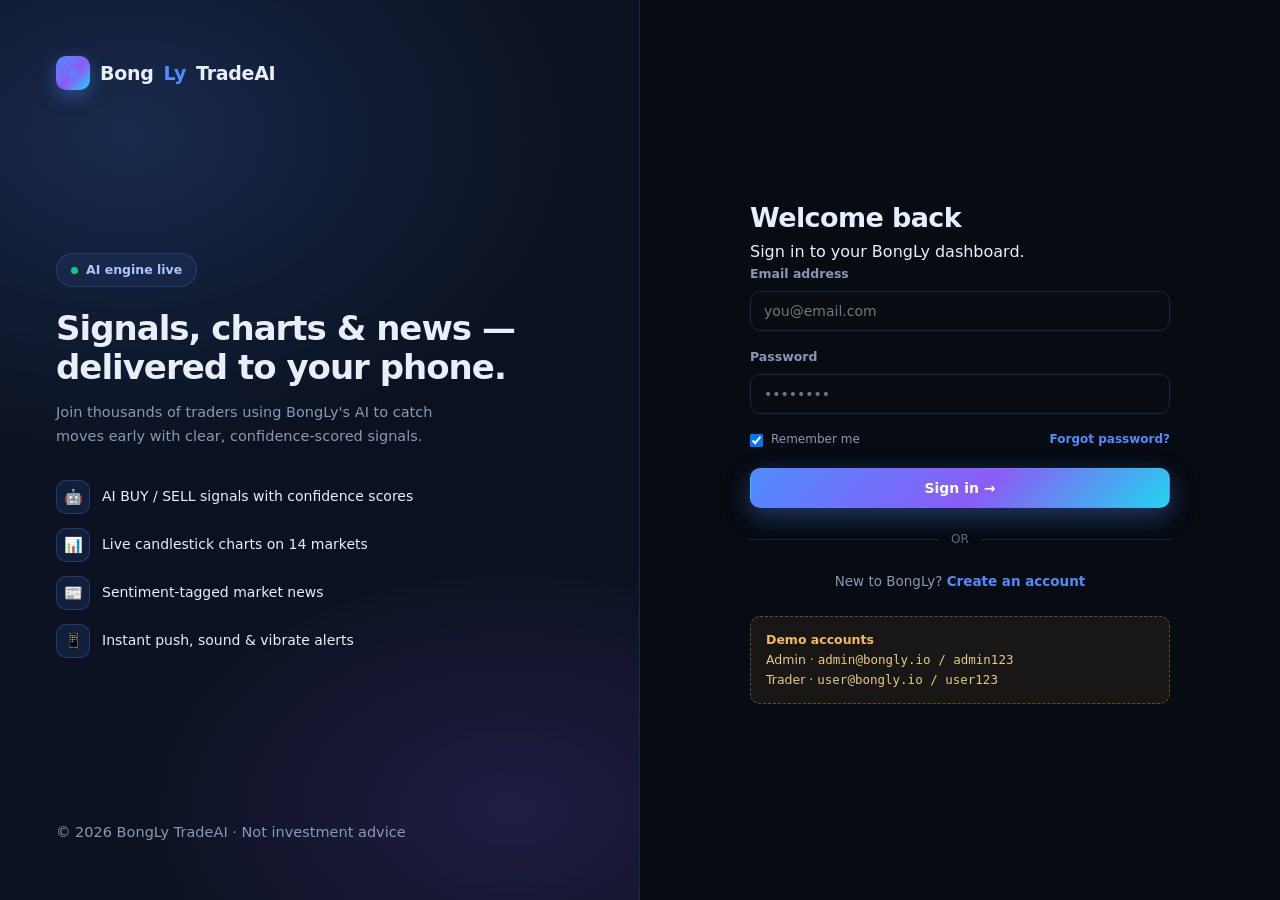
<file: login.html>
<!DOCTYPE html>
<html lang="en">
<head>
<meta charset="UTF-8">
<meta name="viewport" content="width=device-width, initial-scale=1.0">
<title>Sign in — BongLy TradeAI</title>
<link rel="icon" type="image/svg+xml" href="favicon.svg">
<link rel="stylesheet" href="css/style.css">
</head>
<body>
<div class="auth-page">

  <aside class="auth-aside">
    <a href="index.html" class="logo"><span class="logo-mark">◈</span>Bong<span>Ly</span> TradeAI</a>
    <div>
      <span class="pill"><span class="dot"></span> AI engine live</span>
      <h2>Signals, charts &amp; news — delivered to your phone.</h2>
      <p>Join thousands of traders using BongLy's AI to catch moves early with clear, confidence-scored signals.</p>
      <ul class="auth-points">
        <li><span class="ic">🤖</span> AI BUY / SELL signals with confidence scores</li>
        <li><span class="ic">📊</span> Live candlestick charts on 14 markets</li>
        <li><span class="ic">📰</span> Sentiment-tagged market news</li>
        <li><span class="ic">📱</span> Instant push, sound &amp; vibrate alerts</li>
      </ul>
    </div>
    <p class="tiny muted">© <span data-year></span> BongLy TradeAI · Not investment advice</p>
  </aside>

  <main class="auth-main">
    <div class="auth-box">
      <!-- SIGN IN -->
      <div id="pane-login">
        <h1>Welcome back</h1>
        <p>Sign in to your BongLy dashboard.</p>
        <form id="loginForm" novalidate>
          <div class="field">
            <label for="li-email">Email address</label>
            <input id="li-email" type="email" placeholder="you@email.com" autocomplete="email" required>
          </div>
          <div class="field">
            <label for="li-pass">Password</label>
            <input id="li-pass" type="password" placeholder="••••••••" autocomplete="current-password" required>
          </div>
          <div class="flex between items-center" style="margin-bottom:18px">
            <label class="flex items-center gap-8 tiny muted" style="cursor:pointer"><input type="checkbox" id="remember" checked> Remember me</label>
            <a href="#" class="tiny" style="color:var(--blue);font-weight:600">Forgot password?</a>
          </div>
          <button class="btn btn-primary btn-block" type="submit">Sign in →</button>
        </form>
        <div class="divider">OR</div>
        <p class="auth-switch">New to BongLy? <a href="#signup" id="goSignup">Create an account</a></p>
        <div class="demo-note">
          <b>Demo accounts</b><br>
          Admin · <span class="mono">admin@bongly.io / admin123</span><br>
          Trader · <span class="mono">user@bongly.io / user123</span>
        </div>
      </div>

      <!-- SIGN UP -->
      <div id="pane-signup" class="hidden">
        <h1>Create your account</h1>
        <p>Start your 14-day free trial — no card required.</p>
        <form id="signupForm" novalidate>
          <div class="field-row">
            <div class="field"><label for="su-name">Full name</label><input id="su-name" type="text" placeholder="Alex Rivera" required></div>
            <div class="field"><label for="su-plan">Plan</label><select id="su-plan"><option>Starter</option><option selected>Pro</option><option>Elite</option></select></div>
          </div>
          <div class="field"><label for="su-email">Email address</label><input id="su-email" type="email" placeholder="you@email.com" required></div>
          <div class="field-row">
            <div class="field"><label for="su-pass">Password</label><input id="su-pass" type="password" placeholder="Min. 6 characters" required></div>
            <div class="field"><label for="su-pass2">Confirm password</label><input id="su-pass2" type="password" placeholder="Repeat password" required></div>
          </div>
          <label class="flex items-center gap-8 tiny muted" style="margin-bottom:18px;cursor:pointer;align-items:flex-start">
            <input type="checkbox" id="su-terms" style="margin-top:3px"> I agree to the Terms &amp; understand trading involves risk.
          </label>
          <button class="btn btn-primary btn-block" type="submit">Create account →</button>
        </form>
        <div class="divider">OR</div>
        <p class="auth-switch">Already have an account? <a href="#" id="goLogin">Sign in</a></p>
      </div>
    </div>
  </main>
</div>

<script src="js/data.js"></script>
<script>
(function () {
  "use strict";
  const BL = window.BL;
  document.querySelector("[data-year]").textContent = new Date().getFullYear();

  const paneLogin = document.getElementById("pane-login");
  const paneSignup = document.getElementById("pane-signup");
  const show = (which) => {
    const signup = which === "signup";
    paneLogin.classList.toggle("hidden", signup);
    paneSignup.classList.toggle("hidden", !signup);
    if (signup) history.replaceState(null, "", "#signup");
  };
  document.getElementById("goSignup").addEventListener("click", (e) => { e.preventDefault(); show("signup"); });
  document.getElementById("goLogin").addEventListener("click", (e) => { e.preventDefault(); show("login"); });
  if (location.hash === "#signup") show("signup");

  // Already signed in?
  if (BL.getSession()) {
    const u = BL.getUserById(BL.getSession().uid);
    if (u) location.href = u.role === "admin" ? "admin.html" : "dashboard.html";
  }

  document.getElementById("loginForm").addEventListener("submit", (e) => {
    e.preventDefault();
    const email = document.getElementById("li-email").value.trim();
    const pass = document.getElementById("li-pass").value;
    if (!email || !pass) return BL.toast("Missing details", "Enter your email and password to continue.", "warn");
    const user = BL.findUser(email, pass);
    if (!user) return BL.toast("Sign in failed", "No account matches those credentials.", "sell");
    if (user.status === "suspended") return BL.toast("Account suspended", "Contact an administrator to restore access.", "warn");
    BL.setSession({ uid: user.id, at: Date.now() });
    BL.toast("Welcome back, " + user.name.split(" ")[0], "Signed in successfully.", "buy");
    setTimeout(() => (location.href = user.role === "admin" ? "admin.html" : "dashboard.html"), 500);
  });

  document.getElementById("signupForm").addEventListener("submit", (e) => {
    e.preventDefault();
    const name = document.getElementById("su-name").value.trim();
    const email = document.getElementById("su-email").value.trim();
    const plan = document.getElementById("su-plan").value;
    const p1 = document.getElementById("su-pass").value;
    const p2 = document.getElementById("su-pass2").value;
    if (!name || !email || !p1) return BL.toast("Missing details", "Fill in every field to create your account.", "warn");
    if (p1.length < 6) return BL.toast("Weak password", "Use at least 6 characters.", "warn");
    if (p1 !== p2) return BL.toast("Passwords differ", "Make sure both passwords match.", "warn");
    if (!document.getElementById("su-terms").checked) return BL.toast("Accept terms", "Please agree to the Terms to continue.", "warn");
    const users = BL.getUsers();
    if (users.some((u) => u.email.toLowerCase() === email.toLowerCase()))
      return BL.toast("Email taken", "An account with that email already exists.", "warn");

    const user = {
      id: "u_" + Date.now().toString(36),
      name, email, pass: p1, role: "user", plan,
      status: "active", balance: 10000,
      created: BL.dateStr(Date.now()), alerts: 0,
    };
    users.push(user);
    BL.saveUsers(users);
    BL.addLog("User signup", name + " (" + email + ") created a " + plan + " account");
    BL.setSession({ uid: user.id, at: Date.now() });
    BL.toast("Account created 🎉", "Welcome to BongLy, " + name.split(" ")[0] + "!", "buy");
    setTimeout(() => (location.href = "dashboard.html"), 600);
  });
})();
</script>
</body>
</html>
</file>
<file: css/style.css>
/* ============================================================
   BongLy TradeAI — Core Stylesheet
   ============================================================ */
:root {
  --bg: #070b12;
  --bg-2: #0b1120;
  --panel: #0f1626;
  --panel-2: #131c30;
  --line: #1d2942;
  --line-soft: #17203a;
  --text: #e8eefb;
  --muted: #8b98b4;
  --muted-2: #5d6b87;
  --green: #16c784;
  --green-soft: rgba(22, 199, 132, 0.12);
  --red: #f0616d;
  --red-soft: rgba(240, 97, 109, 0.12);
  --blue: #4f8cff;
  --violet: #8b5cf6;
  --amber: #f7b955;
  --cyan: #22d3ee;
  --grad: linear-gradient(135deg, #4f8cff 0%, #8b5cf6 55%, #22d3ee 100%);
  --grad-green: linear-gradient(135deg, #16c784, #0ea5a0);
  --radius: 14px;
  --radius-sm: 10px;
  --shadow: 0 18px 45px rgba(3, 7, 18, 0.55);
  --font: "Inter", "Segoe UI", system-ui, -apple-system, Roboto, Helvetica, Arial, sans-serif;
  --mono: "SFMono-Regular", ui-monospace, "JetBrains Mono", Consolas, monospace;
}

* { margin: 0; padding: 0; box-sizing: border-box; }

html { scroll-behavior: smooth; }

body {
  font-family: var(--font);
  background: var(--bg);
  color: var(--text);
  line-height: 1.6;
  -webkit-font-smoothing: antialiased;
  overflow-x: hidden;
}

a { color: inherit; text-decoration: none; }
button { font-family: inherit; cursor: pointer; border: none; background: none; color: inherit; }
input, select, textarea { font-family: inherit; color: inherit; }
img { max-width: 100%; }

::selection { background: rgba(79, 140, 255, 0.35); }

/* Scrollbars */
::-webkit-scrollbar { width: 9px; height: 9px; }
::-webkit-scrollbar-track { background: transparent; }
::-webkit-scrollbar-thumb { background: #1c2740; border-radius: 99px; }
::-webkit-scrollbar-thumb:hover { background: #2a3a5e; }

/* ===================== Utilities ===================== */
.container { width: min(1200px, calc(100% - 40px)); margin: 0 auto; }
.mono { font-family: var(--mono); font-variant-numeric: tabular-nums; }
.up { color: var(--green); }
.down { color: var(--red); }
.muted { color: var(--muted); }
.tiny { font-size: 12px; }
.small { font-size: 13px; }
.center { text-align: center; }
.hidden { display: none !important; }
.flex { display: flex; }
.between { justify-content: space-between; }
.items-center { align-items: center; }
.gap-8 { gap: 8px; }
.gap-12 { gap: 12px; }
.grow { flex: 1; }
.mt-16 { margin-top: 16px; }
.mt-24 { margin-top: 24px; }
.mt-32 { margin-top: 32px; }

.btn {
  display: inline-flex; align-items: center; justify-content: center; gap: 8px;
  padding: 11px 20px; border-radius: 10px; font-weight: 600; font-size: 14px;
  border: 1px solid transparent; transition: transform 0.12s ease, box-shadow 0.2s ease, background 0.2s ease;
  white-space: nowrap;
}
.btn:active { transform: translateY(1px) scale(0.99); }
.btn-primary { background: var(--grad); color: #fff; box-shadow: 0 8px 24px rgba(79, 140, 255, 0.35); }
.btn-primary:hover { box-shadow: 0 10px 30px rgba(79, 140, 255, 0.5); }
.btn-buy { background: var(--grad-green); color: #04150f; font-weight: 700; }
.btn-sell { background: linear-gradient(135deg, #f0616d, #d43a4a); color: #fff; font-weight: 700; }
.btn-ghost { background: rgba(255, 255, 255, 0.04); border-color: var(--line); color: var(--text); }
.btn-ghost:hover { background: rgba(255, 255, 255, 0.08); }
.btn-outline { border-color: rgba(79, 140, 255, 0.5); color: #bcd3ff; background: rgba(79, 140, 255, 0.08); }
.btn-outline:hover { background: rgba(79, 140, 255, 0.16); }
.btn-sm { padding: 7px 13px; font-size: 12.5px; border-radius: 8px; }
.btn-block { width: 100%; }
.btn:disabled { opacity: 0.5; cursor: not-allowed; }

.card {
  background: linear-gradient(180deg, var(--panel) 0%, var(--bg-2) 100%);
  border: 1px solid var(--line);
  border-radius: var(--radius);
  box-shadow: var(--shadow);
}
.card-pad { padding: 22px; }

.badge {
  display: inline-flex; align-items: center; gap: 6px; padding: 3px 10px;
  border-radius: 99px; font-size: 11.5px; font-weight: 700; letter-spacing: 0.4px; text-transform: uppercase;
}
.badge-green { background: var(--green-soft); color: var(--green); border: 1px solid rgba(22, 199, 132, 0.3); }
.badge-red { background: var(--red-soft); color: var(--red); border: 1px solid rgba(240, 97, 109, 0.3); }
.badge-blue { background: rgba(79, 140, 255, 0.12); color: #8ab4ff; border: 1px solid rgba(79, 140, 255, 0.3); }
.badge-amber { background: rgba(247, 185, 85, 0.12); color: var(--amber); border: 1px solid rgba(247, 185, 85, 0.3); }
.badge-violet { background: rgba(139, 92, 246, 0.14); color: #c4b0ff; border: 1px solid rgba(139, 92, 246, 0.35); }
.badge-muted { background: rgba(139, 152, 180, 0.12); color: var(--muted); border: 1px solid var(--line); }

.section-title { font-size: clamp(26px, 4vw, 40px); font-weight: 800; letter-spacing: -0.5px; line-height: 1.15; }
.section-sub { color: var(--muted); font-size: 16px; max-width: 620px; }
.grad-text { background: var(--grad); -webkit-background-clip: text; background-clip: text; color: transparent; }

.pill {
  display: inline-flex; align-items: center; gap: 8px; padding: 6px 14px; border-radius: 99px;
  background: rgba(79, 140, 255, 0.08); border: 1px solid rgba(79, 140, 255, 0.25);
  font-size: 12.5px; color: #a9c6ff; font-weight: 600;
}
.dot { width: 7px; height: 7px; border-radius: 50%; background: var(--green); box-shadow: 0 0 0 0 rgba(22, 199, 132, 0.7); animation: pulse 2s infinite; }
@keyframes pulse {
  0% { box-shadow: 0 0 0 0 rgba(22, 199, 132, 0.6); }
  70% { box-shadow: 0 0 0 9px rgba(22, 199, 132, 0); }
  100% { box-shadow: 0 0 0 0 rgba(22, 199, 132, 0); }
}

/* ===================== Landing: Nav ===================== */
.nav {
  position: fixed; top: 0; left: 0; right: 0; z-index: 100;
  backdrop-filter: blur(14px); background: rgba(7, 11, 18, 0.75);
  border-bottom: 1px solid transparent; transition: border-color 0.25s, background 0.25s;
}
.nav.scrolled { border-bottom-color: var(--line); background: rgba(7, 11, 18, 0.92); }
.nav-inner { display: flex; align-items: center; justify-content: space-between; height: 68px; }
.logo { display: flex; align-items: center; gap: 10px; font-weight: 800; font-size: 19px; letter-spacing: -0.3px; }
.logo-mark {
  width: 34px; height: 34px; border-radius: 10px; background: var(--grad);
  display: grid; place-items: center; font-size: 15px; color: #fff; box-shadow: 0 6px 18px rgba(79, 140, 255, 0.4);
}
.logo span { color: var(--blue); }
.nav-links { display: flex; align-items: center; gap: 28px; }
.nav-links a { font-size: 14px; color: var(--muted); font-weight: 500; transition: color 0.15s; }
.nav-links a:hover { color: var(--text); }
.nav-actions { display: flex; align-items: center; gap: 12px; }
.nav-burger { display: none; font-size: 22px; padding: 6px 10px; border-radius: 8px; border: 1px solid var(--line); }

/* ===================== Landing: Hero ===================== */
.hero { position: relative; padding: 150px 0 90px; overflow: hidden; }
.hero-bg {
  position: absolute; inset: 0; pointer-events: none;
  background:
    radial-gradient(650px 340px at 12% -5%, rgba(79, 140, 255, 0.22), transparent 65%),
    radial-gradient(600px 320px at 88% 8%, rgba(139, 92, 246, 0.18), transparent 65%),
    radial-gradient(700px 420px at 50% 110%, rgba(34, 211, 238, 0.08), transparent 70%);
}
.hero-grid-lines {
  position: absolute; inset: 0; pointer-events: none; opacity: 0.35;
  background-image: linear-gradient(var(--line-soft) 1px, transparent 1px), linear-gradient(90deg, var(--line-soft) 1px, transparent 1px);
  background-size: 46px 46px;
  mask-image: radial-gradient(ellipse 80% 60% at 50% 0%, #000 30%, transparent 75%);
  -webkit-mask-image: radial-gradient(ellipse 80% 60% at 50% 0%, #000 30%, transparent 75%);
}
.hero-inner { position: relative; display: grid; grid-template-columns: 1.05fr 0.95fr; gap: 54px; align-items: center; }
.hero h1 { font-size: clamp(38px, 5.2vw, 62px); font-weight: 800; line-height: 1.06; letter-spacing: -1.6px; margin: 20px 0 18px; }
.hero p.lead { color: var(--muted); font-size: 17.5px; max-width: 540px; }
.hero-cta { display: flex; gap: 14px; margin-top: 30px; flex-wrap: wrap; }
.hero-stats { display: flex; gap: 34px; margin-top: 42px; flex-wrap: wrap; }
.hero-stat b { display: block; font-size: 26px; font-weight: 800; letter-spacing: -0.5px; }
.hero-stat span { font-size: 12.5px; color: var(--muted-2); text-transform: uppercase; letter-spacing: 0.6px; }

.hero-visual { position: relative; }
.hero-panel { padding: 0; overflow: hidden; }
.hero-panel-head { display: flex; align-items: center; justify-content: space-between; padding: 14px 18px; border-bottom: 1px solid var(--line); }
.hero-panel-body { padding: 16px 18px 18px; }
.hero-chart-wrap { position: relative; height: 210px; }
#heroChart { display: block; width: 100%; height: 100%; }
.hero-signal { display: flex; align-items: center; gap: 14px; margin-top: 14px; padding: 13px 15px; border-radius: var(--radius-sm); background: var(--green-soft); border: 1px solid rgba(22, 199, 132, 0.25); }
.hero-signal-icon { width: 42px; height: 42px; border-radius: 12px; background: rgba(22, 199, 132, 0.18); display: grid; place-items: center; font-size: 20px; }
.hero-signal b { font-size: 15px; }
.hero-signal p { font-size: 12.5px; color: var(--muted); }

.float-card {
  position: absolute; background: rgba(15, 22, 38, 0.92); border: 1px solid var(--line);
  border-radius: 12px; padding: 11px 14px; box-shadow: var(--shadow); backdrop-filter: blur(8px);
  display: flex; align-items: center; gap: 10px; font-size: 12.5px; font-weight: 600;
  animation: floaty 5.5s ease-in-out infinite;
}
.float-card.f1 { top: -22px; right: -10px; }
.float-card.f2 { bottom: 46px; left: -26px; animation-delay: 1.4s; }
@keyframes floaty { 0%, 100% { transform: translateY(0); } 50% { transform: translateY(-9px); } }

/* ===================== Ticker ===================== */
.ticker-wrap { border-top: 1px solid var(--line); border-bottom: 1px solid var(--line); background: var(--bg-2); overflow: hidden; }
.ticker { display: flex; gap: 44px; padding: 12px 0; width: max-content; animation: ticker 38s linear infinite; }
.ticker:hover { animation-play-state: paused; }
@keyframes ticker { from { transform: translateX(0); } to { transform: translateX(-50%); } }
.ticker-item { display: flex; align-items: center; gap: 9px; font-size: 13.5px; white-space: nowrap; }
.ticker-item b { font-weight: 700; }
.ticker-item .chg { font-size: 12.5px; font-weight: 700; font-family: var(--mono); }

/* ===================== Sections ===================== */
.section { padding: 92px 0; position: relative; }
.section-head { max-width: 720px; margin-bottom: 48px; }
.section-head .pill { margin-bottom: 16px; }
.section-head p { margin-top: 14px; }

.features-grid { display: grid; grid-template-columns: repeat(3, 1fr); gap: 20px; }
.feature { padding: 26px; border-radius: var(--radius); border: 1px solid var(--line); background: linear-gradient(180deg, var(--panel), var(--bg-2)); transition: transform 0.2s ease, border-color 0.2s ease, box-shadow 0.2s ease; }
.feature:hover { transform: translateY(-5px); border-color: rgba(79, 140, 255, 0.45); box-shadow: 0 22px 44px rgba(3, 7, 18, 0.6); }
.feature-icon { width: 46px; height: 46px; border-radius: 12px; display: grid; place-items: center; font-size: 21px; margin-bottom: 16px; background: rgba(79, 140, 255, 0.1); border: 1px solid rgba(79, 140, 255, 0.22); }
.feature h3 { font-size: 16.5px; font-weight: 700; margin-bottom: 8px; }
.feature p { font-size: 13.5px; color: var(--muted); }

.steps { display: grid; grid-template-columns: repeat(3, 1fr); gap: 20px; counter-reset: step; }
.step { padding: 26px; border-radius: var(--radius); border: 1px solid var(--line); background: var(--panel); position: relative; }
.step::before {
  counter-increment: step; content: "0" counter(step);
  font-size: 44px; font-weight: 800; letter-spacing: -2px;
  background: var(--grad); -webkit-background-clip: text; background-clip: text; color: transparent;
  display: block; margin-bottom: 10px; opacity: 0.9;
}
.step h3 { font-size: 16.5px; margin-bottom: 8px; }
.step p { font-size: 13.5px; color: var(--muted); }

.pricing-grid { display: grid; grid-template-columns: repeat(3, 1fr); gap: 20px; align-items: stretch; }
.plan { padding: 28px; border-radius: var(--radius); border: 1px solid var(--line); background: linear-gradient(180deg, var(--panel), var(--bg-2)); display: flex; flex-direction: column; }
.plan.popular { border-color: rgba(79, 140, 255, 0.55); box-shadow: 0 0 0 1px rgba(79, 140, 255, 0.2), 0 24px 50px rgba(79, 140, 255, 0.14); position: relative; }
.plan.popular::after {
  content: "Most Popular"; position: absolute; top: -13px; left: 50%; transform: translateX(-50%);
  background: var(--grad); color: #fff; font-size: 11px; font-weight: 700; letter-spacing: 0.6px;
  padding: 5px 14px; border-radius: 99px; text-transform: uppercase;
}
.plan h3 { font-size: 17px; }
.plan .price { font-size: 42px; font-weight: 800; letter-spacing: -1.5px; margin: 12px 0 4px; }
.plan .price small { font-size: 14px; font-weight: 600; color: var(--muted); letter-spacing: 0; }
.plan ul { list-style: none; margin: 20px 0 26px; display: grid; gap: 11px; }
.plan li { font-size: 13.5px; color: var(--muted); display: flex; gap: 10px; align-items: flex-start; }
.plan li::before { content: "✓"; color: var(--green); font-weight: 800; }
.plan .btn { margin-top: auto; }

.faq { display: grid; gap: 12px; max-width: 820px; }
.faq-item { border: 1px solid var(--line); border-radius: var(--radius-sm); background: var(--panel); overflow: hidden; }
.faq-q { width: 100%; display: flex; justify-content: space-between; align-items: center; gap: 16px; padding: 17px 20px; font-size: 14.5px; font-weight: 600; text-align: left; }
.faq-q i { color: var(--blue); font-style: normal; font-size: 19px; transition: transform 0.2s; flex-shrink: 0; }
.faq-item.open .faq-q i { transform: rotate(45deg); }
.faq-a { max-height: 0; overflow: hidden; transition: max-height 0.28s ease; }
.faq-a p { padding: 0 20px 18px; font-size: 13.5px; color: var(--muted); }
.faq-item.open .faq-a { max-height: 220px; }

.cta-band {
  border-radius: 22px; padding: 56px 40px; text-align: center; position: relative; overflow: hidden;
  background: linear-gradient(135deg, rgba(79, 140, 255, 0.16), rgba(139, 92, 246, 0.14) 55%, rgba(34, 211, 238, 0.1));
  border: 1px solid rgba(79, 140, 255, 0.3);
}
.cta-band h2 { font-size: clamp(26px, 4vw, 38px); font-weight: 800; letter-spacing: -0.8px; }
.cta-band p { color: var(--muted); margin: 14px auto 26px; max-width: 520px; }
.cta-band .hero-cta { justify-content: center; }

/* ===================== Footer ===================== */
.footer { border-top: 1px solid var(--line); padding: 52px 0 26px; background: var(--bg-2); }
.footer-grid { display: grid; grid-template-columns: 1.6fr 1fr 1fr 1fr; gap: 34px; }
.footer h4 { font-size: 13px; text-transform: uppercase; letter-spacing: 0.8px; color: var(--muted-2); margin-bottom: 14px; }
.footer ul { list-style: none; display: grid; gap: 9px; }
.footer ul a { font-size: 13.5px; color: var(--muted); }
.footer ul a:hover { color: var(--text); }
.footer-about p { font-size: 13.5px; color: var(--muted); margin: 14px 0 18px; max-width: 300px; }
.socials { display: flex; gap: 10px; }
.socials a { width: 34px; height: 34px; border-radius: 9px; border: 1px solid var(--line); display: grid; place-items: center; font-size: 14px; color: var(--muted); }
.socials a:hover { color: var(--text); border-color: var(--blue); }
.footer-bottom { border-top: 1px solid var(--line); margin-top: 36px; padding-top: 20px; display: flex; justify-content: space-between; gap: 14px; flex-wrap: wrap; font-size: 12.5px; color: var(--muted-2); }

/* ===================== Auth pages ===================== */
.auth-page { min-height: 100vh; display: grid; grid-template-columns: 1fr 1fr; }
.auth-aside {
  position: relative; padding: 56px; display: flex; flex-direction: column; justify-content: space-between;
  background: radial-gradient(700px 500px at 20% 15%, rgba(79, 140, 255, 0.2), transparent 65%), radial-gradient(600px 400px at 80% 90%, rgba(139, 92, 246, 0.16), transparent 65%), var(--bg-2);
  border-right: 1px solid var(--line);
}
.auth-aside h2 { font-size: 34px; font-weight: 800; letter-spacing: -1px; line-height: 1.15; margin: 22px 0 14px; }
.auth-aside p { color: var(--muted); font-size: 14.5px; max-width: 400px; }
.auth-points { list-style: none; display: grid; gap: 14px; margin-top: 32px; }
.auth-points li { display: flex; gap: 12px; align-items: center; font-size: 14px; }
.auth-points .ic { width: 34px; height: 34px; border-radius: 10px; background: rgba(79, 140, 255, 0.12); border: 1px solid rgba(79, 140, 255, 0.25); display: grid; place-items: center; font-size: 15px; flex-shrink: 0; }
.auth-main { display: grid; place-items: center; padding: 40px 24px; }
.auth-box { width: min(420px, 100%); }
.auth-box h1 { font-size: 27px; font-weight: 800; letter-spacing: -0.6px; }
.auth-box > p { color: var(--muted); font-size: 14px; margin: 8px 0 26px; }
.field { margin-bottom: 16px; }
.field label { display: block; font-size: 12.5px; font-weight: 600; color: var(--muted); margin-bottom: 7px; }
.field input, .field select, .field textarea {
  width: 100%; padding: 11px 13px; border-radius: 10px; background: var(--bg);
  border: 1px solid var(--line); font-size: 14px; outline: none; transition: border-color 0.15s, box-shadow 0.15s;
}
.field input:focus, .field select:focus, .field textarea:focus { border-color: var(--blue); box-shadow: 0 0 0 3px rgba(79, 140, 255, 0.18); }
.field .hint { font-size: 11.5px; color: var(--muted-2); margin-top: 6px; }
.field-row { display: grid; grid-template-columns: 1fr 1fr; gap: 12px; }
.auth-switch { text-align: center; margin-top: 20px; font-size: 13.5px; color: var(--muted); }
.auth-switch a { color: var(--blue); font-weight: 600; }
.demo-note { margin-top: 24px; padding: 13px 15px; border-radius: 10px; background: rgba(247, 185, 85, 0.07); border: 1px dashed rgba(247, 185, 85, 0.35); font-size: 12.5px; color: #e7c987; }
.demo-note b { color: var(--amber); }
.divider { display: flex; align-items: center; gap: 12px; margin: 22px 0; color: var(--muted-2); font-size: 12px; }
.divider::before, .divider::after { content: ""; height: 1px; background: var(--line); flex: 1; }

/* ===================== App SHELL (dashboard/admin) ===================== */
.app { display: grid; grid-template-columns: 244px 1fr; min-height: 100vh; }
.sidebar {
  background: var(--bg-2); border-right: 1px solid var(--line); padding: 20px 14px;
  position: sticky; top: 0; height: 100vh; overflow-y: auto; display: flex; flex-direction: column; gap: 6px;
}
.side-brand { display: flex; align-items: center; gap: 10px; padding: 4px 8px 18px; font-weight: 800; font-size: 17px; }
.side-label { font-size: 10.5px; text-transform: uppercase; letter-spacing: 1px; color: var(--muted-2); padding: 14px 10px 7px; font-weight: 700; }
.side-link {
  display: flex; align-items: center; gap: 11px; padding: 10px 11px; border-radius: 10px;
  font-size: 13.5px; font-weight: 500; color: var(--muted); transition: 0.15s; position: relative;
}
.side-link:hover { background: rgba(255, 255, 255, 0.05); color: var(--text); }
.side-link.active { background: rgba(79, 140, 255, 0.13); color: #cfe0ff; }
.side-link.active::before { content: ""; position: absolute; left: -14px; top: 20%; bottom: 20%; width: 3px; border-radius: 0 3px 3px 0; background: var(--grad); }
.side-link .ic { font-size: 16px; width: 20px; text-align: center; }
.side-link .tag { margin-left: auto; font-size: 10px; font-weight: 700; padding: 2px 7px; border-radius: 99px; background: var(--green-soft); color: var(--green); }
.side-foot { margin-top: auto; padding: 14px 10px 4px; border-top: 1px solid var(--line); }

.main { min-width: 0; display: flex; flex-direction: column; }
.topbar {
  position: sticky; top: 0; z-index: 50; display: flex; align-items: center; gap: 14px;
  padding: 13px 24px; background: rgba(7, 11, 18, 0.85); backdrop-filter: blur(12px); border-bottom: 1px solid var(--line);
}
.search { position: relative; flex: 1; max-width: 380px; }
.search input { width: 100%; padding: 9px 12px 9px 36px; border-radius: 10px; background: var(--panel); border: 1px solid var(--line); font-size: 13.5px; outline: none; }
.search input:focus { border-color: var(--blue); }
.search .ic { position: absolute; left: 12px; top: 50%; transform: translateY(-50%); color: var(--muted-2); font-size: 14px; }
.icon-btn { width: 37px; height: 37px; border-radius: 10px; border: 1px solid var(--line); background: var(--panel); display: grid; place-items: center; font-size: 15px; position: relative; color: var(--muted); }
.icon-btn:hover { color: var(--text); border-color: #2b3a5c; }
.icon-btn .count { position: absolute; top: -6px; right: -6px; min-width: 17px; height: 17px; border-radius: 99px; background: var(--red); color: #fff; font-size: 10px; font-weight: 700; display: grid; place-items: center; padding: 0 4px; }
.avatar { width: 35px; height: 35px; border-radius: 10px; background: var(--grad); display: grid; place-items: center; font-weight: 700; font-size: 13px; color: #fff; flex-shrink: 0; }
.user-chip { display: flex; align-items: center; gap: 10px; padding: 5px 10px 5px 5px; border-radius: 12px; border: 1px solid var(--line); background: var(--panel); }
.user-chip b { font-size: 13px; display: block; line-height: 1.2; }
.user-chip span { font-size: 11px; color: var(--muted-2); }

.content { padding: 24px; display: grid; gap: 20px; align-content: start; }
.page-head { display: flex; justify-content: space-between; align-items: flex-end; gap: 16px; flex-wrap: wrap; }
.page-head h1 { font-size: 24px; font-weight: 800; letter-spacing: -0.5px; }
.page-head p { font-size: 13.5px; color: var(--muted); margin-top: 4px; }

/* Dashboard grid */
.dash-grid { display: grid; grid-template-columns: 1fr 340px; gap: 20px; align-items: start; }
.dash-col { display: grid; gap: 20px; min-width: 0; }
.panel-head { display: flex; align-items: center; justify-content: space-between; gap: 12px; padding: 15px 18px; border-bottom: 1px solid var(--line); flex-wrap: wrap; }
.panel-title { display: flex; align-items: center; gap: 10px; font-size: 14.5px; font-weight: 700; }
.panel-title .ic { color: var(--blue); }
.panel-body { padding: 18px; }
.seg { display: flex; gap: 4px; background: var(--bg); border: 1px solid var(--line); border-radius: 9px; padding: 3px; }
.seg button { padding: 5px 11px; border-radius: 6px; font-size: 12px; font-weight: 600; color: var(--muted); }
.seg button.active { background: rgba(79, 140, 255, 0.16); color: #bcd3ff; }

.price-head { display: flex; align-items: flex-end; gap: 16px; flex-wrap: wrap; }
.price-now { font-size: 34px; font-weight: 800; font-family: var(--mono); letter-spacing: -1px; line-height: 1; }
.price-meta { display: flex; gap: 18px; flex-wrap: wrap; }
.price-meta div { font-size: 12px; color: var(--muted-2); }
.price-meta b { display: block; font-size: 14px; color: var(--text); font-family: var(--mono); font-weight: 700; }
.chart-box { position: relative; height: 340px; margin-top: 12px; }
.chart-tip {
  position: absolute; pointer-events: none; background: rgba(10, 15, 26, 0.96); border: 1px solid var(--line);
  border-radius: 9px; padding: 9px 11px; font-size: 11.5px; line-height: 1.7; display: none; z-index: 5; white-space: nowrap;
  box-shadow: var(--shadow); font-family: var(--mono);
}

/* AI signal panel */
.ai-panel { background: linear-gradient(180deg, rgba(79, 140, 255, 0.07), var(--bg-2)); border: 1px solid rgba(79, 140, 255, 0.25); }
.ai-verdict { display: flex; align-items: center; gap: 14px; padding: 16px; border-radius: var(--radius-sm); border: 1px solid var(--line); background: var(--bg); }
.ai-verdict.strong-buy, .ai-verdict.buy { border-color: rgba(22, 199, 132, 0.4); background: var(--green-soft); }
.ai-verdict.strong-sell, .ai-verdict.sell { border-color: rgba(240, 97, 109, 0.4); background: var(--red-soft); }
.ai-verdict.hold { border-color: rgba(247, 185, 85, 0.35); background: rgba(247, 185, 85, 0.08); }
.ai-orb {
  width: 52px; height: 52px; border-radius: 16px; display: grid; place-items: center; font-size: 23px; flex-shrink: 0;
  background: var(--grad); box-shadow: 0 8px 22px rgba(79, 140, 255, 0.35);
}
.ai-orb.thinking { animation: spin 1.1s linear infinite; }
@keyframes spin { to { transform: rotate(360deg); } }
.ai-verdict b { font-size: 19px; letter-spacing: -0.3px; display: block; }
.ai-verdict p { font-size: 12px; color: var(--muted); }
.conf-bar { height: 7px; border-radius: 99px; background: var(--bg); overflow: hidden; margin-top: 12px; border: 1px solid var(--line); }
.conf-bar > div { height: 100%; border-radius: 99px; background: var(--grad); width: 0; transition: width 0.8s cubic-bezier(0.22, 1, 0.36, 1); }
.ind-list { display: grid; gap: 11px; margin-top: 16px; }
.ind-row { display: flex; align-items: center; justify-content: space-between; gap: 10px; font-size: 12.5px; }
.ind-row .lbl { color: var(--muted); display: flex; align-items: center; gap: 8px; }
.ind-row .val { font-family: var(--mono); font-weight: 700; font-size: 12.5px; }
.ind-row .bar { width: 84px; height: 5px; border-radius: 99px; background: var(--bg); overflow: hidden; border: 1px solid var(--line-soft); }
.ind-row .bar > div { height: 100%; }

/* stat cards */
.stat-grid { display: grid; grid-template-columns: repeat(4, 1fr); gap: 16px; }
.stat { padding: 17px 18px; border-radius: var(--radius); border: 1px solid var(--line); background: linear-gradient(180deg, var(--panel), var(--bg-2)); position: relative; overflow: hidden; }
.stat .ic { position: absolute; right: 12px; top: 12px; font-size: 17px; opacity: 0.5; }
.stat span { font-size: 11.5px; color: var(--muted-2); text-transform: uppercase; letter-spacing: 0.7px; font-weight: 600; }
.stat b { display: block; font-size: 25px; font-weight: 800; letter-spacing: -0.8px; margin-top: 7px; font-family: var(--mono); }
.stat small { font-size: 11.5px; font-weight: 600; }

/* tables */
.table-wrap { overflow-x: auto; }
table { width: 100%; border-collapse: collapse; font-size: 13px; }
th { text-align: left; font-size: 11px; text-transform: uppercase; letter-spacing: 0.7px; color: var(--muted-2); font-weight: 700; padding: 11px 14px; border-bottom: 1px solid var(--line); white-space: nowrap; }
td { padding: 12px 14px; border-bottom: 1px solid var(--line-soft); vertical-align: middle; white-space: nowrap; }
tbody tr { transition: background 0.12s; }
tbody tr:hover { background: rgba(255, 255, 255, 0.025); }
tbody tr:last-child td { border-bottom: none; }
.pair-cell { display: flex; align-items: center; gap: 10px; }
.pair-ico { width: 30px; height: 30px; border-radius: 9px; display: grid; place-items: center; font-size: 11px; font-weight: 800; background: rgba(79, 140, 255, 0.12); color: #9dc0ff; border: 1px solid rgba(79, 140, 255, 0.2); flex-shrink: 0; }
.row-actions { display: flex; gap: 6px; }
.status-dot { display: inline-flex; align-items: center; gap: 6px; font-size: 12px; font-weight: 600; }
.status-dot::before { content: ""; width: 7px; height: 7px; border-radius: 50%; background: currentColor; }
.status-dot.on { color: var(--green); }
.status-dot.off { color: var(--muted-2); }

/* news */
.news-list { display: grid; gap: 12px; }
.news-item { display: flex; gap: 13px; padding: 13px; border-radius: var(--radius-sm); border: 1px solid var(--line-soft); background: var(--bg); transition: 0.15s; cursor: pointer; }
.news-item:hover { border-color: rgba(79, 140, 255, 0.35); transform: translateX(3px); }
.news-ico { width: 36px; height: 36px; border-radius: 10px; display: grid; place-items: center; font-size: 16px; flex-shrink: 0; }
.news-ico.pos { background: var(--green-soft); color: var(--green); }
.news-ico.neg { background: var(--red-soft); color: var(--red); }
.news-ico.neu { background: rgba(139, 152, 180, 0.1); color: var(--muted); }
.news-item h4 { font-size: 13.5px; font-weight: 600; line-height: 1.4; margin-bottom: 4px; }
.news-item p { font-size: 12px; color: var(--muted); display: flex; gap: 10px; flex-wrap: wrap; }

/* trade form */
.trade-tabs { display: grid; grid-template-columns: 1fr 1fr; gap: 8px; margin-bottom: 16px; }
.trade-tabs button { padding: 10px; border-radius: 10px; border: 1px solid var(--line); background: var(--bg); font-size: 13px; font-weight: 700; color: var(--muted); }
.trade-tabs button.active-buy { background: var(--green-soft); border-color: rgba(22, 199, 132, 0.45); color: var(--green); }
.trade-tabs button.active-sell { background: var(--red-soft); border-color: rgba(240, 97, 109, 0.45); color: var(--red); }
.amount-row { display: grid; grid-template-columns: 1fr 1fr 1fr 1fr; gap: 8px; margin-top: 8px; }
.amount-row button { padding: 7px; border-radius: 8px; border: 1px solid var(--line); background: var(--bg); font-size: 12px; font-weight: 600; color: var(--muted); }
.amount-row button:hover { border-color: var(--blue); color: var(--text); }
.order-summary { display: grid; gap: 8px; padding: 13px; border-radius: var(--radius-sm); background: var(--bg); border: 1px dashed var(--line); font-size: 12.5px; margin-bottom: 14px; }
.order-summary div { display: flex; justify-content: space-between; }
.order-summary b { font-family: var(--mono); }

/* toggles */
.toggle-row { display: flex; align-items: center; justify-content: space-between; gap: 14px; padding: 13px 0; border-bottom: 1px solid var(--line-soft); }
.toggle-row:last-child { border-bottom: none; }
.toggle-row .txt b { font-size: 13.5px; display: block; }
.toggle-row .txt span { font-size: 11.5px; color: var(--muted-2); }
.switch { position: relative; width: 44px; height: 24px; flex-shrink: 0; }
.switch input { opacity: 0; width: 0; height: 0; }
.switch .track { position: absolute; inset: 0; border-radius: 99px; background: #232f4d; border: 1px solid var(--line); transition: 0.2s; cursor: pointer; }
.switch .track::before { content: ""; position: absolute; width: 18px; height: 18px; border-radius: 50%; background: #7f8ea8; top: 2px; left: 2px; transition: 0.2s; }
.switch input:checked + .track { background: rgba(22, 199, 132, 0.25); border-color: rgba(22, 199, 132, 0.5); }
.switch input:checked + .track::before { transform: translateX(20px); background: var(--green); }

/* alerts log */
.alert-log { display: grid; gap: 9px; max-height: 300px; overflow-y: auto; padding-right: 4px; }
.alert-item { display: flex; gap: 11px; padding: 11px 12px; border-radius: 10px; border: 1px solid var(--line-soft); background: var(--bg); align-items: flex-start; }
.alert-item .ic { font-size: 15px; margin-top: 1px; }
.alert-item b { font-size: 12.5px; display: block; }
.alert-item p { font-size: 11.5px; color: var(--muted-2); }

.stat-grid.auto { grid-template-columns: repeat(auto-fit, minmax(198px, 1fr)); }
/* trade-plan levels grid (signal structure) */
.levels-grid {
  display: grid; grid-template-columns: repeat(6, 1fr); gap: 10px; margin-top: 16px;
}
.level {
  padding: 11px 12px; border-radius: var(--radius-sm); background: var(--bg);
  border: 1px solid var(--line-soft); display: grid; gap: 4px;
}
.level b { font-size: 14px; font-weight: 700; letter-spacing: -0.2px; }
.level.stop { border-color: rgba(240, 97, 109, 0.3); background: rgba(240, 97, 109, 0.06); }
.level.rr { border-color: rgba(79, 140, 255, 0.35); background: rgba(79, 140, 255, 0.08); }
.level.rr b { color: #9dc0ff; font-size: 16px; }
.sig-meta { display: flex; gap: 8px; flex-wrap: wrap; margin-top: 12px; }
@media (max-width: 1080px) { .levels-grid { grid-template-columns: repeat(3, 1fr); } }
@media (max-width: 560px) { .levels-grid { grid-template-columns: repeat(2, 1fr); } }

/* toasts */
.toast-stack { position: fixed; top: 18px; right: 18px; z-index: 9999; display: grid; gap: 10px; width: min(330px, calc(100vw - 36px)); }
.toast {
  display: flex; gap: 12px; padding: 13px 15px; border-radius: 12px; background: rgba(15, 22, 38, 0.97);
  border: 1px solid var(--line); box-shadow: var(--shadow); animation: slideIn 0.32s cubic-bezier(0.22, 1, 0.36, 1);
  border-left: 3px solid var(--blue); backdrop-filter: blur(8px);
}
.toast.buy { border-left-color: var(--green); }
.toast.sell { border-left-color: var(--red); }
.toast.warn { border-left-color: var(--amber); }
.toast.out { animation: slideOut 0.3s forwards; }
@keyframes slideIn { from { transform: translateX(120%); opacity: 0; } to { transform: translateX(0); opacity: 1; } }
@keyframes slideOut { to { transform: translateX(120%); opacity: 0; } }
.toast .ic { font-size: 19px; }
.toast b { font-size: 13px; display: block; }
.toast p { font-size: 12px; color: var(--muted); }

/* modal */
.modal-backdrop { position: fixed; inset: 0; background: rgba(4, 7, 14, 0.75); backdrop-filter: blur(4px); z-index: 9000; display: none; place-items: center; padding: 20px; }
.modal-backdrop.show { display: grid; }
.modal { width: min(480px, 100%); background: var(--panel); border: 1px solid var(--line); border-radius: 16px; box-shadow: var(--shadow); animation: popIn 0.22s ease; max-height: 92vh; overflow-y: auto; }
@keyframes popIn { from { transform: scale(0.95) translateY(8px); opacity: 0; } to { transform: scale(1) translateY(0); opacity: 1; } }
.modal-head { display: flex; align-items: center; justify-content: space-between; padding: 18px 20px; border-bottom: 1px solid var(--line); }
.modal-head h3 { font-size: 16.5px; font-weight: 700; }
.modal-body { padding: 20px; }
.modal-foot { display: flex; justify-content: flex-end; gap: 10px; padding: 16px 20px; border-top: 1px solid var(--line); }

/* empty state */
.empty { padding: 40px 20px; text-align: center; color: var(--muted-2); }
.empty .ic { font-size: 34px; opacity: 0.5; margin-bottom: 10px; }

/* mobile bottom nav (phone alerts) */
.mobile-nav { display: none; }

/* ===================== Responsive ===================== */
@media (max-width: 1080px) {
  .features-grid, .pricing-grid, .steps { grid-template-columns: repeat(2, 1fr); }
  .hero-inner { grid-template-columns: 1fr; gap: 44px; }
  .hero { padding-top: 120px; }
  .dash-grid { grid-template-columns: 1fr; }
  .stat-grid { grid-template-columns: repeat(2, 1fr); }
  .footer-grid { grid-template-columns: 1fr 1fr; }
}
@media (max-width: 900px) {
  .nav-links { display: none; }
  .nav-burger { display: block; }
  .app { grid-template-columns: 1fr; }
  .sidebar {
    position: fixed; left: 0; top: 0; bottom: 0; z-index: 200; width: 250px;
    transform: translateX(-100%); transition: transform 0.25s ease; box-shadow: var(--shadow);
  }
  .sidebar.open { transform: translateX(0); }
  .side-scrim { position: fixed; inset: 0; background: rgba(4, 7, 14, 0.6); z-index: 150; display: none; }
  .side-scrim.show { display: block; }
  .auth-page { grid-template-columns: 1fr; }
  .auth-aside { display: none; }
  .content { padding: 16px; padding-bottom: 84px; }
  .topbar { padding: 11px 14px; }
  .user-chip .meta { display: none; }
  .mobile-nav {
    display: grid; grid-template-columns: repeat(5, 1fr); position: fixed; bottom: 0; left: 0; right: 0; z-index: 120;
    background: rgba(11, 17, 32, 0.96); backdrop-filter: blur(12px); border-top: 1px solid var(--line); padding: 7px 4px calc(7px + env(safe-area-inset-bottom));
  }
  .mobile-nav a { display: grid; justify-items: center; gap: 3px; font-size: 10px; color: var(--muted-2); padding: 5px 2px; border-radius: 9px; font-weight: 600; }
  .mobile-nav a .ic { font-size: 18px; }
  .mobile-nav a.active { color: var(--blue); background: rgba(79, 140, 255, 0.1); }
  .chart-box { height: 260px; }
  .float-card { display: none; }
}
@media (max-width: 620px) {
  .features-grid, .pricing-grid, .steps, .stat-grid, .field-row { grid-template-columns: 1fr; }
  .hero-stats { gap: 22px; }
  .section { padding: 64px 0; }
  .price-now { font-size: 28px; }
  .page-head h1 { font-size: 20px; }
  .amount-row { grid-template-columns: repeat(2, 1fr); }
  .toast-stack { top: auto; bottom: 84px; right: 12px; }
}
</file>
